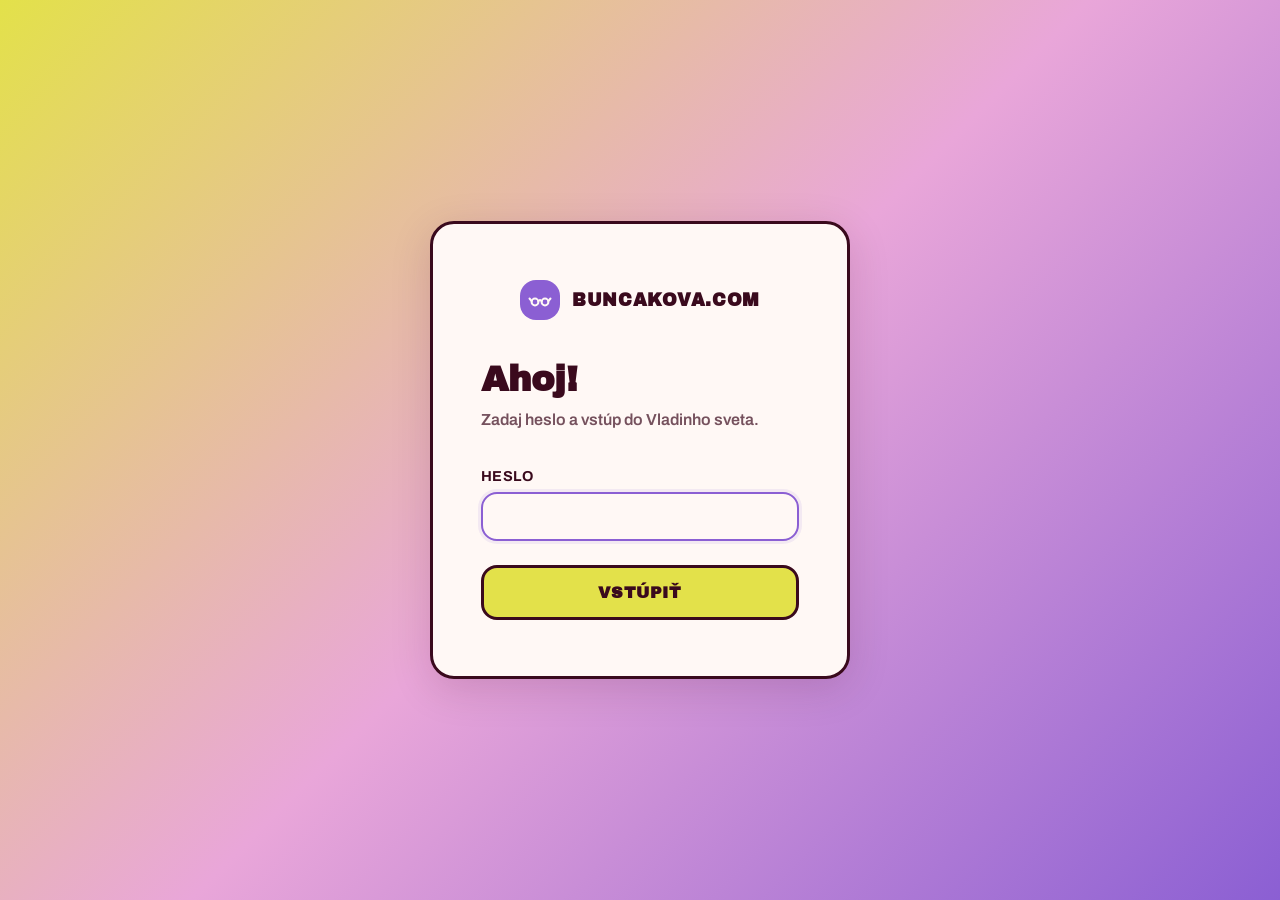
<file: index.html>
<!DOCTYPE html>
<html lang="sk">
<head>
<meta charset="UTF-8">
<meta name="viewport" content="width=device-width, initial-scale=1.0">
<title>buncakova.com</title>
<link rel="preconnect" href="https://fonts.googleapis.com">
<link rel="preconnect" href="https://fonts.gstatic.com" crossorigin>
<link href="https://fonts.googleapis.com/css2?family=Archivo+Black&family=Archivo:wght@600;700;800&display=swap" rel="stylesheet">
<link rel="stylesheet" href="styles.css">
<script>
  if (!sessionStorage.getItem("buncakova_logged")) {
    window.location.href = "login.html";
  }
</script>
</head>
<body>

<nav class="site">
  <div class="nav-inner">
    <a class="logo" href="index.html">
      <span class="mark">
        <svg viewBox="0 0 24 24" fill="none" aria-hidden="true">
          <circle cx="7" cy="14" r="3.4" stroke="var(--ink)" stroke-width="2"/>
          <circle cx="17" cy="14" r="3.4" stroke="var(--ink)" stroke-width="2"/>
          <path d="M10.4 13.2 C11.2 11.6 12.8 11.6 13.6 13.2" stroke="var(--ink)" stroke-width="2" fill="none" stroke-linecap="round"/>
          <path d="M3.6 13 L1.5 10.5" stroke="var(--ink)" stroke-width="2" fill="none" stroke-linecap="round"/>
          <path d="M20.4 13 L22.5 10.5" stroke="var(--ink)" stroke-width="2" fill="none" stroke-linecap="round"/>
        </svg>
      </span>
      buncakova.com
    </a>
    <ul class="navlinks">
      <li><a href="index.html" class="active">domov</a></li>
      <li><a href="kalendar.html">kalendár</a></li>
      <li><a href="hra.html">hra</a></li>
      <li><a href="o-mne.html">mimo dráhy</a></li>
      <li><a href="bun-cha.html">gastro zóna</a></li>
      <li><a href="horoskop.html">horoskop</a></li>
      <li><a href="kontakt.html">kontakt</a></li>
    </ul>
  </div>
</nav>

<main>
  <section class="hero">
    <div class="wrap hero-inner">
      <div>
        <div class="badge-row">
          <div class="badge">
            <svg viewBox="0 0 200 100" preserveAspectRatio="none" aria-hidden="true"><path d="M24,50 C22,20 60,8 100,10 C145,12 180,18 178,50 C176,82 140,92 100,90 C58,92 26,80 24,50 Z" fill="var(--violet-ink)"/></svg>
            <span class="on-ink">Tvoj rok</span>
          </div>
          <div class="badge">
            <svg viewBox="0 0 200 100" preserveAspectRatio="none" aria-hidden="true"><path d="M20,52 C18,24 55,6 102,8 C150,10 182,22 180,52 C178,80 148,94 100,92 C56,94 22,78 20,52 Z" fill="var(--violet)"/></svg>
            <span>Tvoje tempo</span>
          </div>
          <div class="badge">
            <svg viewBox="0 0 200 100" preserveAspectRatio="none" aria-hidden="true"><path d="M26,48 C24,18 58,10 104,8 C148,6 178,24 176,50 C174,78 142,90 98,92 C54,94 28,76 26,48 Z" fill="var(--pink)"/></svg>
            <span>Tvoj príbeh</span>
          </div>
        </div>
        <h1>Ahoj,<span class="script" style="color: var(--violet);">Vlaďa!</span></h1>
        <p class="hero-shout" id="heroShout"></p>
        <p class="hero-sub">Toto je Tvoj vlastný kút internetu — trocha prekážok, spomienok, jedla a zábavy. Enjoy!</p>
      </div>
      <div style="position:relative;">
        <div class="hero-portrait">
          <img id="heroGalleryImg" src="assets/gallery/gallery-01.jpg" alt="Vlaďa" loading="lazy">
        </div>
        <div class="hero-gallery-nav">
          <button id="heroPrev" class="hero-gallery-btn hero-gallery-prev" aria-label="Predchádzajúca fotka">‹</button>
          <div class="hero-gallery-dots" id="heroGalleryDots"></div>
          <button id="heroNext" class="hero-gallery-btn hero-gallery-next" aria-label="Ďalšia fotka">›</button>
        </div>
      </div>
    </div>

    <div class="wrap">
      <div class="countdown-row">
        <div class="cd-card pink">
          <div class="cd-label">do narodenín</div>
          <div class="cd-number-row">
            <span class="cd-number" id="cdBirthdayDays">–</span>
            <span class="cd-days-word" id="cdBirthdayWord"></span>
          </div>
          <p class="cd-sentence" id="cdBirthdaySentence"></p>
        </div>
        <div class="cd-card mustard">
          <div class="cd-label">do menín</div>
          <div class="cd-number-row">
            <span class="cd-number" id="cdNamedayDays">–</span>
            <span class="cd-days-word" id="cdNamedayWord"></span>
          </div>
          <p class="cd-sentence" id="cdNamedaySentence"></p>
        </div>
      </div>
    </div>
  </section>

  <div class="pattern-strip pat-triangles"></div>

  <div class="strip">
    <div class="wrap">
      <svg viewBox="0 0 24 24" aria-hidden="true" fill="currentColor"><path d="M12 2 L14 9 L21 9 L15.5 13.2 L17.5 20 L12 15.8 L6.5 20 L8.5 13.2 L3 9 L10 9 Z"/></svg>
      <span class="eyebrow" style="color:var(--ink);opacity:0.6">dnes má meniny</span>
      <span class="strip-name" id="todayName">Štefánia</span>
    </div>
  </div>

  <section>
    <div class="wrap">
      <div class="section-head">
        <h2>Kam ďalej</h2>
        <p>Celý web je rozdelený na podstránky — vyber si, čo ťa dnes zaujíma.</p>
      </div>
      <div class="tile-grid">
        <a class="tile tile--violet" href="kalendar.html">
          <span class="icon-mark"><svg viewBox="0 0 24 24" fill="none" stroke="currentColor" stroke-width="2"><rect x="3" y="5" width="18" height="16" rx="1"/><path d="M3 10h18M8 3v4M16 3v4"/></svg></span>
          <h3>Atletický kalendár</h3>
          <p>Preteky na Slovensku, v Česku a v Maďarsku.</p>
        </a>
        <a class="tile tile--pink" href="hra.html">
          <span class="icon-mark"><svg viewBox="0 0 24 24" fill="none" stroke="currentColor" stroke-width="2"><path d="M4 18 L8 18 L8 10 M8 18 L20 18 M14 6 v6 M11 6 h6"/></svg></span>
          <h3>Beh cez prekážky</h3>
          <p>Malá hra na rozohriatie — preskáč čo najviac prekážok.</p>
        </a>
        <a class="tile tile--orange" href="o-mne.html">
          <span class="icon-mark"><svg viewBox="0 0 24 24" fill="none" stroke="currentColor" stroke-width="2"><circle cx="12" cy="8" r="4"/><path d="M4 21c0-4 4-7 8-7s8 3 8 7"/></svg></span>
          <h3>Mimo dráhy</h3>
          <p>Archív spomienok a zážitkov + tipy navyše na zdravie a wellness.</p>
        </a>
        <a class="tile tile--mustard" href="bun-cha.html">
          <span class="icon-mark"><svg viewBox="0 0 24 24" fill="none" stroke="currentColor" stroke-width="2"><path d="M4 10c0-3 4-5 8-5s8 2 8 5"/><path d="M3 10h18l-1.5 9a2 2 0 0 1-2 2H6.5a2 2 0 0 1-2-2z"/></svg></span>
          <h3>Gastro zóna</h3>
          <p>Vege recepty a jeden reštauračný sen s manželom.</p>
        </a>
        <a class="tile tile--cream" href="horoskop.html">
          <span class="icon-mark"><svg viewBox="0 0 24 24" fill="none" stroke="currentColor" stroke-width="2"><circle cx="12" cy="12" r="9"/><path d="M12 7v5l3 3"/></svg></span>
          <h3>Horoskop</h3>
          <p>Denný horoskop pre Leva, ušitý presne na teba.</p>
        </a>
        <a class="tile tile--pink" href="kontakt.html">
          <span class="icon-mark"><svg viewBox="0 0 24 24" fill="none" stroke="currentColor" stroke-width="2"><path d="M3 7l9 6 9-6M3 7v10a2 2 0 0 0 2 2h14a2 2 0 0 0 2-2V7"/></svg></span>
          <h3>Kontakt</h3>
          <p>Napíš nám správu a zostaňme v kontakte!</p>
        </a>
      </div>
    </div>
  </section>
</main>

<footer class="site">
  <div class="wrap foot-inner">
    <a class="logo" href="index.html">
      <span class="mark">
        <svg viewBox="0 0 24 24" fill="none" aria-hidden="true">
          <circle cx="7" cy="14" r="3.4" stroke="var(--ink)" stroke-width="2"/>
          <circle cx="17" cy="14" r="3.4" stroke="var(--ink)" stroke-width="2"/>
          <path d="M10.4 13.2 C11.2 11.6 12.8 11.6 13.6 13.2" stroke="var(--ink)" stroke-width="2" fill="none" stroke-linecap="round"/>
          <path d="M3.6 13 L1.5 10.5" stroke="var(--ink)" stroke-width="2" fill="none" stroke-linecap="round"/>
          <path d="M20.4 13 L22.5 10.5" stroke="var(--ink)" stroke-width="2" fill="none" stroke-linecap="round"/>
        </svg>
      </span>
      buncakova.com
    </a>
  </div>
</footer>

<script>
(function () {
  var SLOVAK_NAMEDAYS = {
    "1-1": "Nový rok", "1-2": "Alexandra, Sandra, Karina", "1-3": "Daniela", "1-4": "Drahoslav",
    "1-5": "Andrea, Artur", "1-6": "Antónia", "1-7": "Bohuslava, Atila", "1-8": "Severín",
    "1-9": "Alexej, Alex, Alexia", "1-10": "Daša", "1-11": "Malvína", "1-12": "Ernest, Ernestína",
    "1-13": "Rastislav", "1-14": "Radovan, Radovana", "1-15": "Dobroslav, Dobroslava", "1-16": "Kristína",
    "1-17": "Nataša", "1-18": "Bohdana", "1-19": "Mário, Sára, Zara", "1-20": "Dalibor, Sebastián, Fabián",
    "1-21": "Vincent", "1-22": "Zora, Zoran, Auróra", "1-23": "Miloš", "1-24": "Timotej, Timon, Tímea",
    "1-25": "Gejza", "1-26": "Tamara", "1-27": "Bohuš", "1-28": "Alfonz", "1-29": "Gašpar",
    "1-30": "Ema", "1-31": "Emil",
    "2-1": "Tatiana, Táňa", "2-2": "Erich, Erik, Erika", "2-3": "Blažej", "2-4": "Veronika",
    "2-5": "Agáta", "2-6": "Dorota", "2-7": "Vanda", "2-8": "Zoja", "2-9": "Zdeno, Zdenko, Ronald",
    "2-10": "Gabriela", "2-11": "Dezider", "2-12": "Perla", "2-13": "Arpád", "2-14": "Valentín",
    "2-15": "Pravoslav", "2-16": "Ida, Liana", "2-17": "Miloslava", "2-18": "Jaromír, Jaromíra",
    "2-19": "Vlasta", "2-20": "Lívia, Aladár", "2-21": "Eleonóra", "2-22": "Etela",
    "2-23": "Roman, Romana", "2-24": "Matej, Matiáš, Matias", "2-25": "Frederik, Frederika",
    "2-26": "Viktor", "2-27": "Alexander", "2-28": "Zlatica", "2-29": "Radomír",
    "3-1": "Albín", "3-2": "Anežka", "3-3": "Bohumil, Bohumila", "3-4": "Kazimír", "3-5": "Fridrich",
    "3-6": "Radoslav, Radoslava", "3-7": "Tomáš", "3-8": "Alan, Alana", "3-9": "Františka",
    "3-10": "Branislav, Bronislav, Bruno", "3-11": "Angela, Angelika", "3-12": "Gregor",
    "3-13": "Vlastimil, Letícia", "3-14": "Matilda", "3-15": "Svetlana", "3-16": "Boleslav",
    "3-17": "Ľubica", "3-18": "Eduard", "3-19": "Jozef", "3-20": "Víťazoslav", "3-21": "Blahoslav",
    "3-22": "Beňadik, Benedikt", "3-23": "Adrián", "3-24": "Gabriel", "3-25": "Marián",
    "3-26": "Emanuel", "3-27": "Alena", "3-28": "Soňa", "3-29": "Miroslav", "3-30": "Vieroslava",
    "3-31": "Benjamín",
    "4-1": "Hugo", "4-2": "Zita", "4-3": "Richard", "4-4": "Izidor", "4-5": "Miroslava",
    "4-6": "Irena", "4-7": "Zoltán", "4-8": "Albert", "4-9": "Milena", "4-10": "Igor",
    "4-11": "Július", "4-12": "Estera", "4-13": "Aleš", "4-14": "Justín, Justína", "4-15": "Fedor",
    "4-16": "Dana, Danica", "4-17": "Rudolf", "4-18": "Valér", "4-19": "Jela", "4-20": "Marcel",
    "4-21": "Ervín", "4-22": "Slavomír", "4-23": "Vojtech", "4-24": "Juraj", "4-25": "Marek, Marko, Markus",
    "4-26": "Jaroslava", "4-27": "Jaroslav", "4-28": "Jarmila", "4-29": "Leo, Lea", "4-30": "Anastázia",
    "5-1": "Sviatok práce", "5-2": "Žigmund", "5-3": "Galina", "5-4": "Florián", "5-5": "Lesana, Lesia",
    "5-6": "Hermína", "5-7": "Monika", "5-8": "Ingrida", "5-9": "Roland", "5-10": "Viktória",
    "5-11": "Blažena", "5-12": "Pankrác", "5-13": "Servác", "5-14": "Bonifác", "5-15": "Žofia, Sofia",
    "5-16": "Svetozár", "5-17": "Gizela", "5-18": "Viola", "5-19": "Gertrúda", "5-20": "Bernard",
    "5-21": "Zina", "5-22": "Júlia, Juliána, Rita", "5-23": "Želmíra", "5-24": "Ela, Vanesa",
    "5-25": "Urban", "5-26": "Dušan", "5-27": "Iveta", "5-28": "Viliam", "5-29": "Vilma",
    "5-30": "Ferdinand", "5-31": "Petrana, Petronela, Nela",
    "6-1": "Žaneta", "6-2": "Oxana, Xénia", "6-3": "Karolína, Kevin", "6-4": "Lenka", "6-5": "Laura",
    "6-6": "Norbert", "6-7": "Róbert", "6-8": "Medard", "6-9": "Stanislava", "6-10": "Margaréta, Gréta",
    "6-11": "Jesika", "6-12": "Zlatko", "6-13": "Anton", "6-14": "Vasil", "6-15": "Vít",
    "6-16": "Bianka, Blanka", "6-17": "Adolf", "6-18": "Vratislav", "6-19": "Alfréd", "6-20": "Valéria",
    "6-21": "Alojz", "6-22": "Paulína, Paula, Pavla", "6-23": "Sidónia", "6-24": "Ján",
    "6-25": "Olívia, Tadeáš", "6-26": "Adriána", "6-27": "Ladislav, Ladislava", "6-28": "Beáta",
    "6-29": "Peter, Pavol, Petra", "6-30": "Melánia",
    "7-1": "Diana", "7-2": "Berta", "7-3": "Miloslav", "7-4": "Prokop", "7-5": "Cyril, Metod",
    "7-6": "Patrik, Patrícia", "7-7": "Oliver", "7-8": "Ivan", "7-9": "Lujza", "7-10": "Amália",
    "7-11": "Milota", "7-12": "Nina", "7-13": "Margita", "7-14": "Kamil, Lara", "7-15": "Henrich",
    "7-16": "Drahomír, Drahomíra", "7-17": "Bohuslav", "7-18": "Kamila", "7-19": "Šarlota, Dušana",
    "7-20": "Eliáš, Iľja, Eliána", "7-21": "Daniel", "7-22": "Magdaléna", "7-23": "Oľga",
    "7-24": "Vladimír", "7-25": "Jakub, Timur", "7-26": "Anna, Hana, Aneta", "7-27": "Božena",
    "7-28": "Krištof", "7-29": "Marta", "7-30": "Libuša", "7-31": "Ignác",
    "8-1": "Božidara", "8-2": "Gustáv", "8-3": "Jerguš", "8-4": "Dominik, Dominika", "8-5": "Hortenzia",
    "8-6": "Jozefína", "8-7": "Štefánia", "8-8": "Oskar", "8-9": "Ľubomíra", "8-10": "Vavrinec",
    "8-11": "Zuzana", "8-12": "Darina, Dárius, Dária", "8-13": "Ľubomír", "8-14": "Mojmír",
    "8-15": "Marcela", "8-16": "Leonard", "8-17": "Milica", "8-18": "Elena, Helena", "8-19": "Lýdia",
    "8-20": "Anabela, Bela", "8-21": "Jana, Johana, Noema", "8-22": "Tichomír", "8-23": "Filip",
    "8-24": "Bartolomej", "8-25": "Ľudovít", "8-26": "Samuel", "8-27": "Silvia", "8-28": "Augustín",
    "8-29": "Nikola, Nikolaj, Nikoleta", "8-30": "Ružena", "8-31": "Nora",
    "9-1": "Drahoslava", "9-2": "Linda, Rebeka", "9-3": "Belo", "9-4": "Rozália", "9-5": "Regína",
    "9-6": "Alica", "9-7": "Marianna", "9-8": "Miriama", "9-9": "Martina", "9-10": "Oleg",
    "9-11": "Bystrík", "9-12": "Mária, Mia", "9-13": "Ctibor, Tobiáš, Tobias", "9-14": "Ľudomil, Radka",
    "9-15": "Jolana", "9-16": "Ľudmila", "9-17": "Olympia, Melisa", "9-18": "Eugénia",
    "9-19": "Konštantín", "9-20": "Ľuboslav, Ľuboslava", "9-21": "Matúš", "9-22": "Móric",
    "9-23": "Zdenka", "9-24": "Ľubor, Ľuboš", "9-25": "Vladislav", "9-26": "Edita",
    "9-27": "Cyprián, Damián", "9-28": "Václav", "9-29": "Michal, Michael, Michaela", "9-30": "Jarolím",
    "10-1": "Arnold", "10-2": "Levoslav", "10-3": "Stela", "10-4": "František", "10-5": "Viera",
    "10-6": "Natália", "10-7": "Eliška, Elisa", "10-8": "Brigita", "10-9": "Dionýz",
    "10-10": "Slavomíra", "10-11": "Valentína", "10-12": "Maximilián, Maxim, Max", "10-13": "Koloman",
    "10-14": "Boris", "10-15": "Terézia, Tereza", "10-16": "Vladimíra", "10-17": "Hedviga",
    "10-18": "Lukáš", "10-19": "Kristián", "10-20": "Vendelín", "10-21": "Uršuľa", "10-22": "Sergej",
    "10-23": "Alojzia", "10-24": "Kvetoslava", "10-25": "Aurel", "10-26": "Demeter", "10-27": "Sabína",
    "10-28": "Dobromila", "10-29": "Klára, Kiara", "10-30": "Šimon, Simon, Simona", "10-31": "Aurélia",
    "11-1": "Denis, Denisa", "11-2": "Pamiatka zosnulých", "11-3": "Hubert", "11-4": "Karol",
    "11-5": "Imrich", "11-6": "Renáta", "11-7": "René", "11-8": "Bohumír", "11-9": "Teodor, Teo",
    "11-10": "Tibor", "11-11": "Martin, Maroš", "11-12": "Svätopluk, Jonáš", "11-13": "Stanislav",
    "11-14": "Irma", "11-15": "Leopold", "11-16": "Agnesa", "11-17": "Klaudia", "11-18": "Eugen",
    "11-19": "Alžbeta, Liliana", "11-20": "Félix", "11-21": "Elvíra", "11-22": "Cecília",
    "11-23": "Klement", "11-24": "Emília", "11-25": "Katarína", "11-26": "Kornel", "11-27": "Milan",
    "11-28": "Henrieta", "11-29": "Vratko", "11-30": "Andrej, Ondrej, Andreas",
    "12-1": "Edmund", "12-2": "Bibiána, Viviána", "12-3": "Oldrich", "12-4": "Barbora, Barbara",
    "12-5": "Oto", "12-6": "Mikuláš, Nikolas", "12-7": "Ambróz", "12-8": "Marína", "12-9": "Izabela",
    "12-10": "Radúz", "12-11": "Hilda", "12-12": "Otília", "12-13": "Lucia", "12-14": "Branislava, Bronislava",
    "12-15": "Ivica", "12-16": "Albína", "12-17": "Kornélia", "12-18": "Sláva, Slávka", "12-19": "Judita",
    "12-20": "Dagmara", "12-21": "Bohdan, Noel", "12-22": "Adela", "12-23": "Nadežda, Naďa",
    "12-24": "Adam, Eva", "12-25": "1. sviatok vianočný", "12-26": "Štefan", "12-27": "Filoména",
    "12-28": "Ivana, Ivona", "12-29": "Milada, Nátan", "12-30": "Dávid", "12-31": "Silvester"
  };
  function renderNameday() {
    var el = document.getElementById("todayName");
    if (!el) return;
    var now = new Date();
    var key = (now.getMonth() + 1) + "-" + now.getDate();
    el.textContent = SLOVAK_NAMEDAYS[key] || "—";
  }
  renderNameday();

  var OTHER_DAY_SHOUTS = [
    "💛 Každý deň môže byť Svetový deň — stačí, že si v ňom Ty."
  ];
  function renderHeroShout() {
    var el = document.getElementById("heroShout");
    if (!el) return;
    var now = new Date();
    if (now.getMonth() === 7 && now.getDate() === 21) {
      el.textContent = "🎉 Dnes je Svetový deň Vladi Bunčákovej! 🎂 Všetko najlepšie prajeme! 🥳";
      return;
    }
    var start = new Date(now.getFullYear(), 0, 0);
    var dayIndex = Math.floor((now - start) / (1000 * 60 * 60 * 24));
    el.textContent = OTHER_DAY_SHOUTS[dayIndex % OTHER_DAY_SHOUTS.length];
  }
  renderHeroShout();

  function nextOccurrence(month, day) {
    var now = new Date();
    var year = now.getFullYear();
    var target = new Date(year, month - 1, day, 0, 0, 0, 0);
    if (target < now) target = new Date(year + 1, month - 1, day, 0, 0, 0, 0);
    return target;
  }
  function dayWord(n) {
    if (n === 1) return "deň";
    if (n >= 2 && n <= 4) return "dni";
    return "dní";
  }
  function renderCountdown(target, daysEl, wordEl, sentenceEl, label) {
    if (!daysEl) return;
    var now = new Date();
    var diff = target - now;
    var days = Math.max(0, Math.ceil(diff / (1000 * 60 * 60 * 24)));
    var word = dayWord(days);
    daysEl.textContent = days;
    if (wordEl) wordEl.textContent = word;
    if (sentenceEl) sentenceEl.textContent = "Do Tvojich najbližších " + label + " zostáva už len " + days + " " + word + ".";
  }
  var birthdayTarget = nextOccurrence(8, 21);
  var namedayTarget = nextOccurrence(10, 16);
  function tick() {
    renderCountdown(birthdayTarget, document.getElementById("cdBirthdayDays"), document.getElementById("cdBirthdayWord"), document.getElementById("cdBirthdaySentence"), "narodenín");
    renderCountdown(namedayTarget, document.getElementById("cdNamedayDays"), document.getElementById("cdNamedayWord"), document.getElementById("cdNamedaySentence"), "menín");
  }
  tick();
  setInterval(tick, 60000);

  var GALLERY_IMAGES = Array.from({length: 46}, function(_, i) { return "assets/gallery/gallery-" + String(i+1).padStart(2, '0') + ".jpg"; });
  var currentGalleryIndex = 0;
  var galleryRotateInterval = null;

  function initHeroGallery() {
    var dotsContainer = document.getElementById("heroGalleryDots");
    if (!dotsContainer) return;

    GALLERY_IMAGES.forEach(function(_, i) {
      var dot = document.createElement("div");
      dot.className = "hero-gallery-dot" + (i === 0 ? " active" : "");
      dot.setAttribute("data-index", i);
      dot.addEventListener("click", function() {
        showGalleryImage(i);
        resetGalleryRotation();
      });
      dotsContainer.appendChild(dot);
    });

    document.getElementById("heroPrev").addEventListener("click", function() {
      currentGalleryIndex = (currentGalleryIndex - 1 + GALLERY_IMAGES.length) % GALLERY_IMAGES.length;
      showGalleryImage(currentGalleryIndex);
      resetGalleryRotation();
    });

    document.getElementById("heroNext").addEventListener("click", function() {
      currentGalleryIndex = (currentGalleryIndex + 1) % GALLERY_IMAGES.length;
      showGalleryImage(currentGalleryIndex);
      resetGalleryRotation();
    });

    startGalleryRotation();
  }

  function showGalleryImage(index) {
    var img = document.getElementById("heroGalleryImg");
    if (!img) return;
    currentGalleryIndex = index;
    img.src = GALLERY_IMAGES[index];

    document.querySelectorAll(".hero-gallery-dot").forEach(function(dot, i) {
      dot.classList.toggle("active", i === index);
    });
  }

  function startGalleryRotation() {
    if (galleryRotateInterval) clearInterval(galleryRotateInterval);
    galleryRotateInterval = setInterval(function() {
      currentGalleryIndex = (currentGalleryIndex + 1) % GALLERY_IMAGES.length;
      showGalleryImage(currentGalleryIndex);
    }, 5000);
  }

  function resetGalleryRotation() {
    startGalleryRotation();
  }

  initHeroGallery();
})();
</script>
</body>
</html>
</file>
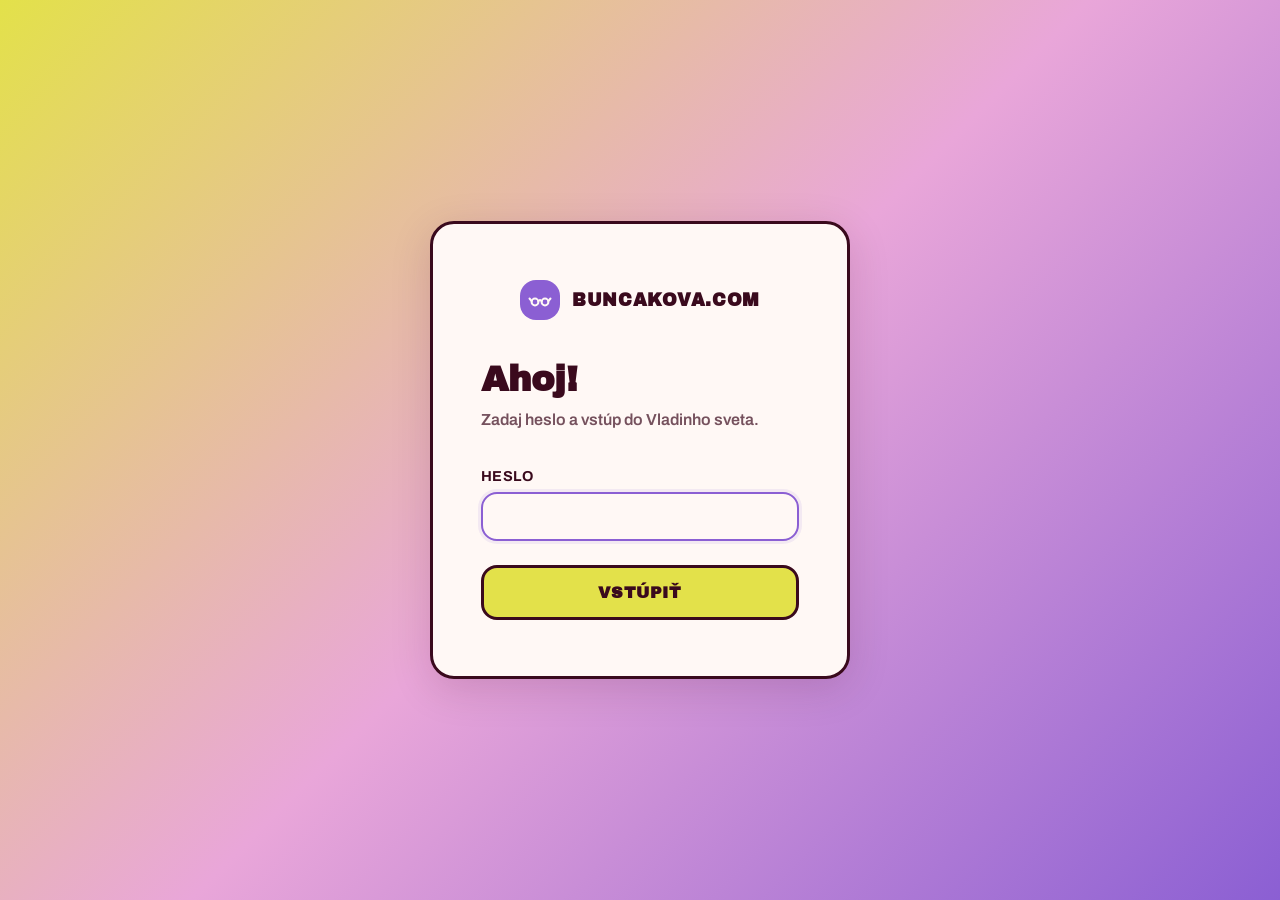
<file: bun-cha.html>
<!DOCTYPE html>
<html lang="sk">
<head>
<meta charset="UTF-8">
<meta name="viewport" content="width=device-width, initial-scale=1.0">
<title>Gastro zóna — buncakova.com</title>
<link rel="preconnect" href="https://fonts.googleapis.com">
<link rel="preconnect" href="https://fonts.gstatic.com" crossorigin>
<link href="https://fonts.googleapis.com/css2?family=Archivo+Black&family=Archivo:wght@600;700;800&display=swap" rel="stylesheet">
<link rel="stylesheet" href="styles.css">
<script src="auth.js"></script></head>
<body>

<nav class="site">
  <div class="nav-inner">
    <a class="logo" href="index.html">
      <span class="mark"><svg viewBox="0 0 24 24" fill="none" aria-hidden="true">
          <circle cx="7" cy="14" r="3.4" stroke="var(--ink)" stroke-width="2"/>
          <circle cx="17" cy="14" r="3.4" stroke="var(--ink)" stroke-width="2"/>
          <path d="M10.4 13.2 C11.2 11.6 12.8 11.6 13.6 13.2" stroke="var(--ink)" stroke-width="2" fill="none" stroke-linecap="round"/>
          <path d="M3.6 13 L1.5 10.5" stroke="var(--ink)" stroke-width="2" fill="none" stroke-linecap="round"/>
          <path d="M20.4 13 L22.5 10.5" stroke="var(--ink)" stroke-width="2" fill="none" stroke-linecap="round"/>
        </svg></span>
      buncakova.com
    </a>
    <ul class="navlinks">
      <li><a href="index.html">domov</a></li>
      <li><a href="kalendar.html">kalendár</a></li>
      <li><a href="hra.html">hra</a></li>
      <li><a href="o-mne.html">mimo dráhy</a></li>
      <li><a href="bun-cha.html" class="active">gastro zóna</a></li>
      <li><a href="horoskop.html">horoskop</a></li>
      <li><a href="kontakt.html">kontakt</a></li>
    </ul>
  </div>
</nav>

<header class="page-head band-pink">
  <div class="wrap">
    <span class="eyebrow">vege recepty · reštauračný sen</span>
    <h1>Gastro zóna</h1>
    <p>Vegetariánska hanojská mísa s rezancami — a pár ďalších receptov k tomu, plus jeden nápad na reštauráciu s manželom.</p>
  </div>
</header>

<main>
  <section>
    <div class="wrap">
      <p style="font-size:0.98rem; font-weight:700; max-width:640px;">Sú to síce Tvoje recepty — ale pokojne sa nimi môže inšpirovať aj Miško a niečo dobré Ti pripraviť! ❤️</p>
    </div>
  </section>

  <section style="padding-top:0;">
    <div class="wrap">
      <h2 class="font-safe" style="font-size:1.6rem;margin-bottom:24px;">Bún chả <span style="opacity:0.6;font-weight:600;font-size:0.6em;">(vege verzia)</span></h2>
    </div>
    <div class="wrap grid-2">
      <div class="card">
        <h2 style="font-size:1.4rem;margin-bottom:16px;">Ingrediencie <span style="color:var(--ink-soft); font-family:'Archivo',sans-serif; font-weight:600; font-size:0.7rem;">(pre 4, vege)</span></h2>
        <ul class="recipe-list">
          <li><span class="n">01</span>400 g tuhého tofu, nakrájaného na plátky</li>
          <li><span class="n">02</span>200 g hlivy ustricovej, natrhanej na kúsky</li>
          <li><span class="n">03</span>3 strúčiky cesnaku, 2 šalotky — nadrobno</li>
          <li><span class="n">04</span>3 PL sójovej omáčky, 2 PL cukru, lyžica sezamového oleja</li>
          <li><span class="n">05</span>400 g ryžových rezancov (bún)</li>
          <li><span class="n">06</span>šalát, mäta, koriander, perilla — čerstvé bylinky</li>
          <li><span class="n">07</span>1 mrkva a kúsok kaleráb-daikonu na nakladanie</li>
          <li><span class="n">08</span>2 strúčiky cesnaku, 1–2 čili, limetka — do omáčky</li>
        </ul>
      </div>
      <div class="card tint-orange">
        <h2 style="font-size:1.4rem;margin-bottom:16px;">Postup</h2>
        <ol class="steps-list">
          <li>Tofu a hlivy marinuj v cesnaku, šalotke, sójovej omáčke, cukre a sezamovom oleji aspoň 30 minút.</li>
          <li>Mrkvu a daikon nakrájaj na tenké pásiky a rýchlo nalož do sladko-kyslého nálevu.</li>
          <li>Vege nước chấm: sójová omáčka, cukor, limetka, voda, cesnak a čili — rozmiešaj do vyváženej sladko-kyslo-slanej chuti.</li>
          <li>Tofu a hlivy opeč alebo griluj na vysokej teplote, kým nedostanú karamelové okraje.</li>
          <li>Rezance krátko povar, prepláchni studenou vodou. Servíruj tofu a hlivy teplé, rezance a bylinky bokom, všetko sa mieša v miske s omáčkou.</li>
        </ol>
      </div>
    </div>
  </section>

  <section>
    <div class="wrap">
      <div class="section-head">
        <h2>Ešte pár receptov</h2>
        <p>Malá zbierka na dobré dni — vege kolozvárska, francúzske zemiaky, poriadna vajíčková nátierka a bloody mary k tomu.</p>
      </div>
      <div class="grid-2">
        <div class="card">
          <h3 style="font-size:1.2rem;margin-bottom:14px;">Vege kolozvárska</h3>
          <ul class="recipe-list" style="margin-bottom:16px;">
            <li><span class="n">01</span>500 g kyslej kapusty</li>
            <li><span class="n">02</span>150 g ryže</li>
            <li><span class="n">03</span>1 cibuľa, 200 g údeného tofu (alebo hríbov) na kockách</li>
            <li><span class="n">04</span>1 PL sladkej papriky, 200 ml kyslej smotany</li>
            <li><span class="n">05</span>soľ, čierne korenie, rasca, olej</li>
          </ul>
          <ol class="steps-list">
            <li>Kapustu prepláchni a nechaj odkvapkať.</li>
            <li>Cibuľu opraž dozlata, pridaj tofu a papriku, krátko opraž.</li>
            <li>Ryžu uvar do polovice mäkka.</li>
            <li>Vrstvi v zapekacej mise kapustu, ryžu a tofu zmes, navrch smotanu.</li>
            <li>Peč pri 180 °C asi 35–40 minút dozlata.</li>
          </ol>
        </div>
        <div class="card">
          <h3 style="font-size:1.2rem;margin-bottom:14px;">Francúzske zemiaky</h3>
          <ul class="recipe-list" style="margin-bottom:16px;">
            <li><span class="n">01</span>1 kg zemiakov</li>
            <li><span class="n">02</span>6 vajec natvrdo</li>
            <li><span class="n">03</span>1 cibuľa</li>
            <li><span class="n">04</span>200 ml kyslej smotany + trocha majonézy</li>
            <li><span class="n">05</span>100 g strúhaného syra, maslo, soľ, korenie</li>
          </ul>
          <ol class="steps-list">
            <li>Zemiaky uvar v šupke, nechaj vychladnúť a olúp.</li>
            <li>Zemiaky, vajcia a cibuľu nakrájaj na tenké plátky.</li>
            <li>Vo vymastenej forme vrstvi zemiaky, vajcia, cibuľu, smotanu, soľ a korenie — opakuj.</li>
            <li>Navrch zvyšnú smotanu a syr.</li>
            <li>Peč pri 190 °C asi 30 minút do zlatista.</li>
          </ol>
        </div>
        <div class="card">
          <h3 style="font-size:1.2rem;margin-bottom:14px;">Parádna vajíčková nátierka</h3>
          <ul class="recipe-list" style="margin-bottom:16px;">
            <li><span class="n">01</span>6 vajec natvrdo</li>
            <li><span class="n">02</span>2 PL masla (izbová teplota)</li>
            <li><span class="n">03</span>2 PL majonézy, 1 lyžička horčice</li>
            <li><span class="n">04</span>pažítka, soľ, čierne korenie, štipka papriky</li>
          </ul>
          <ol class="steps-list">
            <li>Vajcia najemno posekaj alebo prelis cez vidličku.</li>
            <li>Maslo vymiešaj s majonézou a horčicou do hladka.</li>
            <li>Primiešaj vajcia, pažítku a korenie, dochuť soľou.</li>
            <li>Nechaj aspoň hodinu v chlade, nech sa chute spoja.</li>
          </ol>
        </div>
        <div class="card">
          <h3 style="font-size:1.2rem;margin-bottom:14px;">Bloody Mary</h3>
          <ul class="recipe-list" style="margin-bottom:16px;">
            <li><span class="n">01</span>5 cl vodky</li>
            <li><span class="n">02</span>10 cl paradajkovej šťavy</li>
            <li><span class="n">03</span>pár kvapiek vege Worcestrovej omáčky a Tabasca</li>
            <li><span class="n">04</span>šťava z ½ citróna, zelerová soľ, korenie</li>
            <li><span class="n">05</span>ľad, stopka zeleru na ozdobu</li>
          </ul>
          <ol class="steps-list">
            <li>Do vysokého pohára s ľadom nalej vodku a paradajkovú šťavu.</li>
            <li>Pridaj Worcester, Tabasco, citrónovú šťavu, zelerovú soľ a korenie.</li>
            <li>Premiešaj, ozdob stopkou zeleru a podávaj hneď.</li>
          </ol>
        </div>
      </div>
    </div>
  </section>

  <section>
    <div class="wrap">
      <div class="section-head">
        <h2>Reštauračný sen<span class="tag-demo">nápady</span></h2>
        <p>Keby ste si raz s manželom Miškom naozaj otvorili vlastnú reštauráciu — tu sú tri mená na skúšku.</p>
      </div>
      <div class="grid-3">
        <div class="card tint-pink">
          <h3 class="keep-case font-safe" style="font-size:1.15rem;">Chả & Chill</h3>
          <p style="opacity:0.82; font-size:0.92rem; margin-top:8px;">Grilovaný dym, uvoľnená terasa, žiadny stres — presne váš štýl.</p>
        </div>
        <div class="card tint-violet">
          <h3 style="font-size:1.15rem;">Bún & Bunček</h3>
          <p style="opacity:0.82; font-size:0.92rem; margin-top:8px;">Pun na vaše priezvisko, ktorý si nikto nebude vedieť vyhnať z hlavy.</p>
        </div>
        <div class="card tint-orange">
          <h3 style="font-size:1.15rem;">Dvaja pri grile</h3>
          <p style="opacity:0.82; font-size:0.92rem; margin-top:8px;">Jednoduché, osobné, o vás dvoch — priestor pre vaše mená v podtitule.</p>
        </div>
      </div>
    </div>
  </section>
</main>

<div class="pattern-strip pat-bars"></div>

<footer class="site">
  <div class="wrap foot-inner">
    <a class="logo" href="index.html">
      <span class="mark"><svg viewBox="0 0 24 24" fill="none" aria-hidden="true">
          <circle cx="7" cy="14" r="3.4" stroke="var(--ink)" stroke-width="2"/>
          <circle cx="17" cy="14" r="3.4" stroke="var(--ink)" stroke-width="2"/>
          <path d="M10.4 13.2 C11.2 11.6 12.8 11.6 13.6 13.2" stroke="var(--ink)" stroke-width="2" fill="none" stroke-linecap="round"/>
          <path d="M3.6 13 L1.5 10.5" stroke="var(--ink)" stroke-width="2" fill="none" stroke-linecap="round"/>
          <path d="M20.4 13 L22.5 10.5" stroke="var(--ink)" stroke-width="2" fill="none" stroke-linecap="round"/>
        </svg></span>
      buncakova.com
    </a>
    
  </div>
</footer>

</body>
</html>
</file>
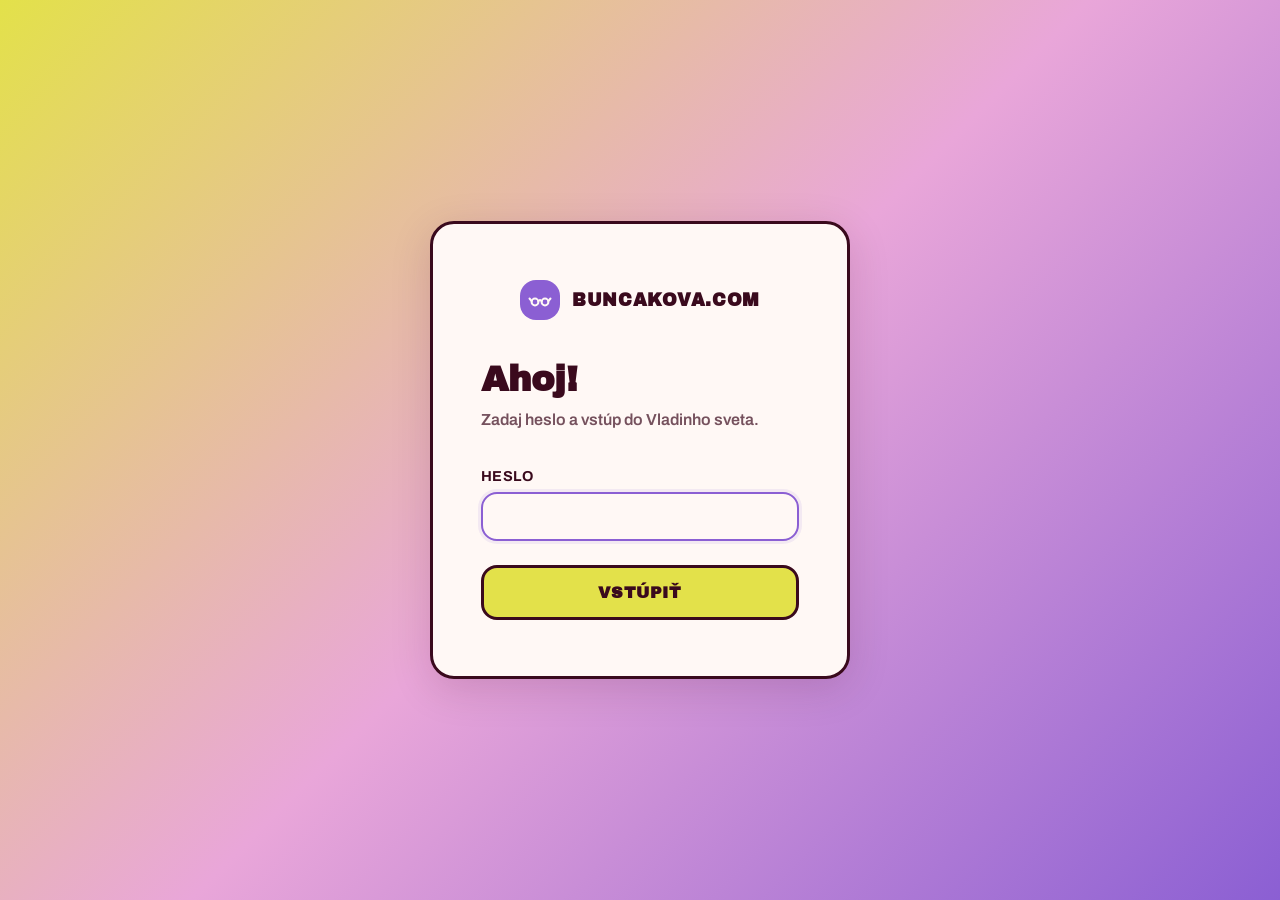
<file: horoskop.html>
<!DOCTYPE html>
<html lang="sk">
<head>
<meta charset="UTF-8">
<meta name="viewport" content="width=device-width, initial-scale=1.0">
<title>Horoskop — buncakova.com</title>
<link rel="preconnect" href="https://fonts.googleapis.com">
<link rel="preconnect" href="https://fonts.gstatic.com" crossorigin>
<link href="https://fonts.googleapis.com/css2?family=Archivo+Black&family=Archivo:wght@600;700;800&display=swap" rel="stylesheet">
<link rel="stylesheet" href="styles.css">
<script src="auth.js"></script><style>
  .horo-card{max-width:640px;margin:0 auto;text-align:center;}
  .horo-sign{font-size:2.6rem;line-height:1;margin-bottom:6px;}
  .horo-date{font-size:0.8rem;color:var(--ink-soft);margin-bottom:22px;font-weight:800;text-transform:uppercase;letter-spacing:0.08em;}
  .horo-text{font-weight:700;font-size:1.3rem;line-height:1.5;color:var(--violet-ink);}
  .horo-lines{margin-top:26px;display:flex;flex-direction:column;gap:12px;text-align:left;}
  .horo-line{display:flex;gap:12px;font-size:0.98rem;font-weight:600;}
  .horo-line .tag{flex:none;font-weight:800;font-size:0.72rem;letter-spacing:0.08em;text-transform:uppercase;color:var(--violet-ink);width:5.2em;}
</style>
</head>
<body>

<nav class="site">
  <div class="nav-inner">
    <a class="logo" href="index.html">
      <span class="mark"><svg viewBox="0 0 24 24" fill="none" aria-hidden="true">
          <circle cx="7" cy="14" r="3.4" stroke="var(--ink)" stroke-width="2"/>
          <circle cx="17" cy="14" r="3.4" stroke="var(--ink)" stroke-width="2"/>
          <path d="M10.4 13.2 C11.2 11.6 12.8 11.6 13.6 13.2" stroke="var(--ink)" stroke-width="2" fill="none" stroke-linecap="round"/>
          <path d="M3.6 13 L1.5 10.5" stroke="var(--ink)" stroke-width="2" fill="none" stroke-linecap="round"/>
          <path d="M20.4 13 L22.5 10.5" stroke="var(--ink)" stroke-width="2" fill="none" stroke-linecap="round"/>
        </svg></span>
      buncakova.com
    </a>
    <ul class="navlinks">
      <li><a href="index.html">domov</a></li>
      <li><a href="kalendar.html">kalendár</a></li>
      <li><a href="hra.html">hra</a></li>
      <li><a href="o-mne.html">mimo dráhy</a></li>
      <li><a href="bun-cha.html">gastro zóna</a></li>
      <li><a href="horoskop.html" class="active">horoskop</a></li>
      <li><a href="kontakt.html">kontakt</a></li>
    </ul>
  </div>
</nav>

<header class="page-head band-violet">
  <div class="wrap">
    <span class="eyebrow">denný horoskop</span>
    <h1>Presne pre teba</h1>
    <p>Nie generický horoskop z internetu — práca, peniaze, zdravie a láska, ušité presne na Leva.</p>
  </div>
</header>

<main>
  <section>
    <div class="wrap">
      <div class="card horo-card">
        <div class="horo-sign">♌</div>
        <div class="horo-date" id="horoDate">Lev — dnes</div>
        <p class="horo-text" id="horoMain">…</p>
        <div class="horo-lines">
          <div class="horo-line"><span class="tag">práca</span><span id="horoWork"></span></div>
          <div class="horo-line"><span class="tag">peniaze</span><span id="horoMoney"></span></div>
          <div class="horo-line"><span class="tag">zdravie</span><span id="horoHealth"></span></div>
          <div class="horo-line"><span class="tag">láska</span><span id="horoLove"></span></div>
        </div>
      </div>
    </div>
  </section>
</main>

<footer class="site">
  <div class="wrap foot-inner">
    <a class="logo" href="index.html">
      <span class="mark"><svg viewBox="0 0 24 24" fill="none" aria-hidden="true">
          <circle cx="7" cy="14" r="3.4" stroke="var(--ink)" stroke-width="2"/>
          <circle cx="17" cy="14" r="3.4" stroke="var(--ink)" stroke-width="2"/>
          <path d="M10.4 13.2 C11.2 11.6 12.8 11.6 13.6 13.2" stroke="var(--ink)" stroke-width="2" fill="none" stroke-linecap="round"/>
          <path d="M3.6 13 L1.5 10.5" stroke="var(--ink)" stroke-width="2" fill="none" stroke-linecap="round"/>
          <path d="M20.4 13 L22.5 10.5" stroke="var(--ink)" stroke-width="2" fill="none" stroke-linecap="round"/>
        </svg></span>
      buncakova.com
    </a>
    
  </div>
</footer>

<script>
(function () {
  var MAIN = [
    "Dnes ťa vesmír posúva dopredu — aj keď to bude vyzerať ako obyčajný utorok.",
    "Lev v tebe si dnes zaslúži pódium, aj keby to bolo len pódium vo vlastnej kuchyni.",
    "Hviezdy hovoria: netreba dnes preskočiť nič, čo sa dá pokojne obísť.",
    "Dnešný deň patrí tebe — zvyšok sveta sa len pridá.",
    "Energia dňa je vysoká, trpezlivosť o trochu nižšia. Rátaj s tým.",
    "Dnes je dobrý deň na to, aby si niečo dokončila — hoci by to mala byť len kapitola knihy.",
    "Vesmír ti dnes odporúča ísť si za svojím tempom, nie za tempom druhých.",
    "Malý znak zhora: dnes sa oplatí povedať áno aspoň jednej dobrej ponuke.",
    "Dnes máš náladu na víťazstvá — aj tie malé sa počítajú.",
    "Hviezdy sú na tvojej strane, aj keby to ráno nevyzeralo tak."
  ];
  var WORK = [
    "dnes dokončíš niečo, čo odkladáš už týždeň — a bude to jednoduchšie, než si myslela.",
    "šéfovský pohľad zhora ti dnes praje, aj keď to nepovie nahlas.",
    "jedna e-mailová vojna sa dnes skončí v tvoj prospech.",
    "netreba dnes riešiť všetko — vyber si tri veci a zvyšok nechaj na zajtra.",
    "dnešný deň odmení trpezlivosť viac než rýchlosť.",
    "kolega, ktorému si pomohla minule, si to dnes bude pamätať.",
    "malý nápad, ktorý ťa napadol pod sprchou, sa dnes oplatí povedať nahlas.",
    "dnes je dobrý deň prestať kontrolovať mail po siedmej."
  ];
  var MONEY = [
    "drobný výdavok dnes premeníš na dobré rozhodnutie.",
    "faktúra, na ktorú čakáš, dnes konečne príde.",
    "dnes nie je deň na veľké nákupy — zajtra možno áno.",
    "niekto ti dnes vráti niečo, na čo si už zabudla.",
    "sporiaci účet ti dnes potichu ďakuje za včerajšie rozhodnutie.",
    "dobrá investícia dnes vyzerá nudne — a to je dobre.",
    "zľava, na ktorú dnes narazíš, naozaj stojí za to.",
    "peniaze dnes tečú pokojne, žiadne veľké vlny."
  ];
  var HEALTH = [
    "telo si dnes pýta viac vody než kávy.",
    "krátka prechádzka dnes urobí viac než ďalšia hodina za stolom.",
    "dnes je dobrý deň ísť spať o hodinu skôr, než plánuješ.",
    "chrbát ti dnes pripomína, že strečing nie je len pre iných.",
    "obed dnes nevynechávaj, aj keby si mala pocit, že nemáš čas.",
    "hlboký nádych teraz urobí viac než ešte jedna vec na zozname úloh.",
    "telo ti dnes odpúšťa málo — počúvaj ho o niečo viac.",
    "dnešný deň si pýta menej kávy a viac poriadneho jedla."
  ];
  var LOVE = [
    "dnes je dobrý deň povedať nahlas, čo si necháva pre seba.",
    "malé gesto dnes znamená viac než veľké slová.",
    "niekto na teba dnes myslí častejšie, než tušíš.",
    "dnešný večer si pýta menej telefónu a viac pozerania si do očí.",
    "hviezdy dnes radia skúsiť niečo nové — pokojne aj v spálni. Napríklad pozícia Lotos 😉",
    "objatie dnes vydrží dlhšie, než plánuješ — nechaj ho.",
    "dnešný deň praje spontánnosti — aj tej večernej.",
    "hviezdy dnes šepkajú jedno slovo: Kolíska 😉 (áno, aj tá z kamasútry).",
    "láska sa dnes neschováva za výhovorky o čase.",
    "dnešná energia je nabitá — využi ju aj mimo bežeckej dráhy 😉 skús napríklad pozíciu Motýľ."
  ];

  function dayIndex() {
    var now = new Date();
    var start = new Date(now.getFullYear(), 0, 0);
    var diff = now - start;
    return Math.floor(diff / (1000 * 60 * 60 * 24));
  }
  function pick(arr, offset) {
    var i = (dayIndex() + offset) % arr.length;
    return arr[i];
  }

  document.getElementById("horoMain").textContent = pick(MAIN, 0);
  document.getElementById("horoWork").textContent = pick(WORK, 3);
  document.getElementById("horoMoney").textContent = pick(MONEY, 5);
  document.getElementById("horoHealth").textContent = pick(HEALTH, 7);
  document.getElementById("horoLove").textContent = pick(LOVE, 2);

  var opts = { day: "numeric", month: "long" };
  document.getElementById("horoDate").textContent =
    "Lev — " + new Date().toLocaleDateString("sk-SK", opts);
})();
</script>
</body>
</html>
</file>
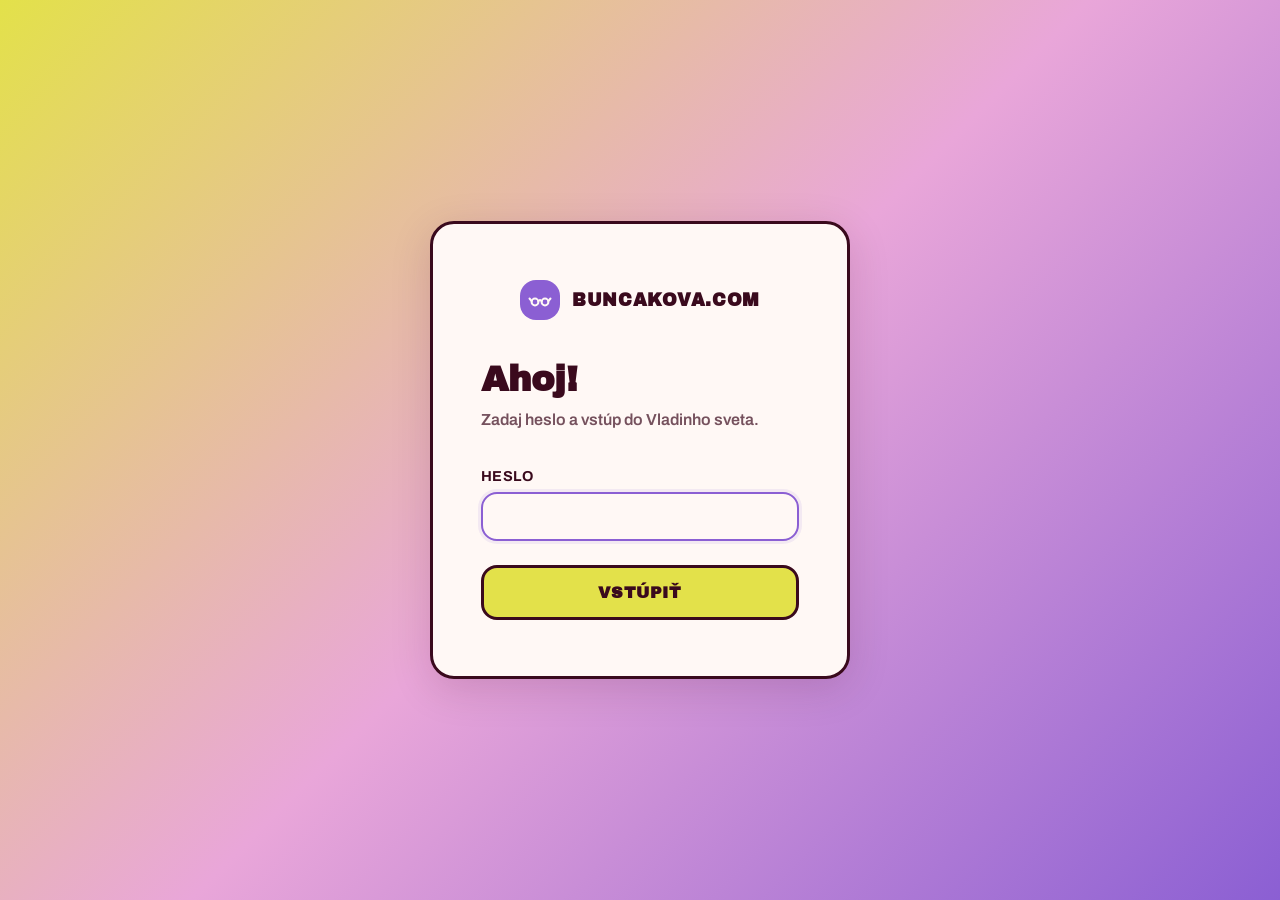
<file: hra.html>
<!DOCTYPE html>
<html lang="sk">
<head>
<meta charset="UTF-8">
<meta name="viewport" content="width=device-width, initial-scale=1.0">
<title>Beh cez prekážky — buncakova.com</title>
<link rel="preconnect" href="https://fonts.googleapis.com">
<link rel="preconnect" href="https://fonts.gstatic.com" crossorigin>
<link href="https://fonts.googleapis.com/css2?family=Archivo+Black&family=Archivo:wght@600;700;800&display=swap" rel="stylesheet">
<link rel="stylesheet" href="styles.css">
<script src="auth.js"></script><style>
  .stage{
    position:relative;height:220px;background:var(--pink);
    border:3px solid var(--ink);overflow:hidden;margin-bottom:22px;cursor:pointer;
    touch-action:manipulation;
  }
  .stage:focus-visible{outline:3px solid var(--violet-ink);outline-offset:2px;}
  .ground{position:absolute;left:0;right:0;bottom:38px;height:0;border-top:3px dashed rgba(58,10,29,0.35);}
  .runner2{position:absolute;left:60px;bottom:38px;width:38px;height:50px;will-change:transform;}
  .runner2 svg{width:100%;height:100%;}
  .hurdle2{position:absolute;bottom:38px;width:32px;height:28px;}
  .hurdle2 .leg{position:absolute;bottom:0;width:3px;height:18px;background:var(--ink);border-radius:1px;}
  .hurdle2 .leg:first-of-type{left:0px;}
  .hurdle2 .leg:last-of-type{left:29px;}
  .hurdle2 .bar{position:absolute;top:0;left:4px;width:24px;height:10px;background:var(--ink);border-radius:3px;opacity:0.8;}
  .hud{position:absolute;top:16px;right:20px;font-family:'Archivo Black','Arial Black',sans-serif;font-size:1.6rem;color:var(--ink);font-variant-numeric:tabular-nums;}
  .overlay{
    position:absolute;inset:0;display:flex;flex-direction:column;align-items:center;justify-content:center;gap:12px;
    background:rgba(58,10,29,0.62);color:#fff;text-align:center;padding:20px;
  }
  .overlay h2{color:#fff;font-size:1.6rem;text-transform:uppercase;font-family:'Archivo Black','Arial Black',sans-serif;}
  .overlay p{margin:0;color:rgba(255,255,255,0.85);font-size:0.95rem;font-weight:600;}
  .overlay button{
    background:var(--orange);color:var(--ink);border:3px solid #fff;
    padding:12px 26px;font-weight:800;font-size:0.95rem;font-family:'Archivo',sans-serif;
    text-transform:uppercase;letter-spacing:0.03em;cursor:pointer;
    border-radius:28px 6px 28px 6px;
  }
  .hint{font-size:0.85rem;color:var(--ink-soft);margin-top:4px;font-weight:600;}
</style>
</head>
<body>

<nav class="site">
  <div class="nav-inner">
    <a class="logo" href="index.html">
      <span class="mark"><svg viewBox="0 0 24 24" fill="none" aria-hidden="true">
          <circle cx="7" cy="14" r="3.4" stroke="var(--ink)" stroke-width="2"/>
          <circle cx="17" cy="14" r="3.4" stroke="var(--ink)" stroke-width="2"/>
          <path d="M10.4 13.2 C11.2 11.6 12.8 11.6 13.6 13.2" stroke="var(--ink)" stroke-width="2" fill="none" stroke-linecap="round"/>
          <path d="M3.6 13 L1.5 10.5" stroke="var(--ink)" stroke-width="2" fill="none" stroke-linecap="round"/>
          <path d="M20.4 13 L22.5 10.5" stroke="var(--ink)" stroke-width="2" fill="none" stroke-linecap="round"/>
        </svg></span>
      buncakova.com
    </a>
    <ul class="navlinks">
      <li><a href="index.html">domov</a></li>
      <li><a href="kalendar.html">kalendár</a></li>
      <li><a href="hra.html" class="active">hra</a></li>
      <li><a href="o-mne.html">mimo dráhy</a></li>
      <li><a href="bun-cha.html">gastro zóna</a></li>
      <li><a href="horoskop.html">horoskop</a></li>
      <li><a href="kontakt.html">kontakt</a></li>
    </ul>
  </div>
</nav>

<header class="page-head band-mustard">
  <div class="wrap">
    <span class="eyebrow">mini hra</span>
    <h1>Beh cez prekážky</h1>
    <p>Preskáč čo najviac prekážok. Medzerník / šípka nahor / ťuknutie = skok.</p>
  </div>
</header>

<main>
  <section>
    <div class="wrap">
      <div class="stage" id="stage" tabindex="0" role="button" aria-label="Skoč">
        <div class="ground"></div>
        <div class="runner2" id="runner">
          <svg viewBox="0 0 34 44" fill="none"><circle cx="20" cy="7" r="5" fill="var(--paper)"/><path d="M18 12 L16 24 L9 30 M16 24 L24 27 L27 20 M16 18 L26 15" stroke="var(--paper)" stroke-width="3.4" fill="none" stroke-linecap="round" stroke-linejoin="round"/><path d="M9 30 L5 38 M27 20 L31 14" stroke="var(--ink)" stroke-width="3.4" stroke-linecap="round"/></svg>
        </div>
        <div class="hud"><span id="score">0</span></div>
        <div class="overlay" id="overlay">
          <h2>Beh cez prekážky</h2>
          <p>Medzerník, šípka nahor alebo klik = skok.</p>
          <button id="startBtn">Štart</button>
        </div>
      </div>
      <p class="hint" id="hint"></p>
    </div>
  </section>
</main>

<footer class="site">
  <div class="wrap foot-inner">
    <a class="logo" href="index.html">
      <span class="mark"><svg viewBox="0 0 24 24" fill="none" aria-hidden="true">
          <circle cx="7" cy="14" r="3.4" stroke="var(--ink)" stroke-width="2"/>
          <circle cx="17" cy="14" r="3.4" stroke="var(--ink)" stroke-width="2"/>
          <path d="M10.4 13.2 C11.2 11.6 12.8 11.6 13.6 13.2" stroke="var(--ink)" stroke-width="2" fill="none" stroke-linecap="round"/>
          <path d="M3.6 13 L1.5 10.5" stroke="var(--ink)" stroke-width="2" fill="none" stroke-linecap="round"/>
          <path d="M20.4 13 L22.5 10.5" stroke="var(--ink)" stroke-width="2" fill="none" stroke-linecap="round"/>
        </svg></span>
      buncakova.com
    </a>
  </div>
</footer>

<script>
(function () {
  var stage = document.getElementById("stage");
  var runner = document.getElementById("runner");
  var overlay = document.getElementById("overlay");
  var scoreEl = document.getElementById("score");
  var startBtn = document.getElementById("startBtn");
  var hint = document.getElementById("hint");

  var GROUND = 38, RUNNER_X = 60, RUNNER_W = 38, RUNNER_H = 50;
  var HURDLE_W = 14, HURDLE_H = 50;
  var JUMP_DURATION = 620, JUMP_HEIGHT = 78;

  var running = false;
  var score = 0;
  var speed = 0.16;
  var hurdles = [];
  var lastSpawn = 0;
  var spawnGap = 1400;
  var isJumping = false;
  var jumpStart = 0;
  var rafId = null;
  var lastTime = null;
  var bestScore = 0;

  function stageWidth() {
    return stage.clientWidth;
  }

  function reset() {
    hurdles.forEach(function (h) { h.el.remove(); });
    hurdles = [];
    score = 0;
    speed = 0.16;
    spawnGap = 1400;
    lastSpawn = 0;
    isJumping = false;
    runner.style.transform = "translateY(0px)";
    scoreEl.textContent = "0";
  }

  function jump() {
    if (isJumping || !running) return;
    isJumping = true;
    jumpStart = performance.now();
  }

  function updateJump(now) {
    if (!isJumping) return 0;
    var t = now - jumpStart;
    if (t >= JUMP_DURATION) {
      isJumping = false;
      return 0;
    }
    var progress = t / JUMP_DURATION;
    var y = Math.sin(progress * Math.PI) * JUMP_HEIGHT;
    return y;
  }

  function spawnHurdle() {
    var el = document.createElement("div");
    el.className = "hurdle2";
    el.innerHTML = '<span class="leg"></span><span class="leg"></span><span class="bar"></span>';
    stage.appendChild(el);
    hurdles.push({ el: el, x: stageWidth() + 10, passed: false });
  }

  function endGame() {
    running = false;
    cancelAnimationFrame(rafId);
    if (score > bestScore) bestScore = score;
    overlay.innerHTML =
      '<h2>Koniec — ' + score + ' prekážok</h2>' +
      '<p>' + (bestScore > 0 ? "Najlepšie skóre: " + bestScore : "") + '</p>' +
      '<button id="startBtn">Skúsiť znova</button>';
    overlay.style.display = "flex";
    document.getElementById("startBtn").addEventListener("click", startGame);
  }

  function startGame() {
    reset();
    overlay.style.display = "none";
    running = true;
    lastTime = null;
    rafId = requestAnimationFrame(loop);
  }

  function loop(now) {
    if (!running) return;
    if (lastTime === null) lastTime = now;
    var dt = now - lastTime;
    lastTime = now;

    speed += dt * 0.000006;
    spawnGap = Math.max(750, 1400 - speed * 2200);

    lastSpawn += dt;
    if (lastSpawn > spawnGap) {
      spawnHurdle();
      lastSpawn = 0;
    }

    var jumpY = updateJump(now);
    runner.style.transform = "translateY(-" + jumpY + "px)";

    var runnerBottom = GROUND + jumpY;
    var collided = false;

    for (var i = hurdles.length - 1; i >= 0; i--) {
      var h = hurdles[i];
      h.x -= speed * dt;
      h.el.style.left = h.x + "px";

      var overlapX = (h.x < RUNNER_X + RUNNER_W) && (h.x + HURDLE_W > RUNNER_X);
      if (overlapX && runnerBottom < HURDLE_H - 6) {
        collided = true;
      }
      if (!h.passed && h.x + HURDLE_W < RUNNER_X) {
        h.passed = true;
        score += 1;
        scoreEl.textContent = String(score);
      }
      if (h.x < -40) {
        h.el.remove();
        hurdles.splice(i, 1);
      }
    }

    if (collided) {
      endGame();
      return;
    }
    rafId = requestAnimationFrame(loop);
  }

  startBtn.addEventListener("click", startGame);
  stage.addEventListener("click", function () {
    if (!running) return;
    jump();
  });
  stage.addEventListener("keydown", function (e) {
    if (e.code === "Space" || e.code === "ArrowUp") {
      e.preventDefault();
      if (!running) { startGame(); } else { jump(); }
    }
  });
  document.addEventListener("keydown", function (e) {
    if ((e.code === "Space" || e.code === "ArrowUp") && document.activeElement !== stage) {
      e.preventDefault();
      if (!running) { startGame(); } else { jump(); }
    }
  });

  if (window.matchMedia && window.matchMedia("(prefers-reduced-motion: reduce)").matches) {
    hint.textContent = "Tvoj systém preferuje menej pohybu — hra stále používa nutný pohyb prekážok, keďže je to jej jadro.";
  }
})();
</script>
</body>
</html>
</file>
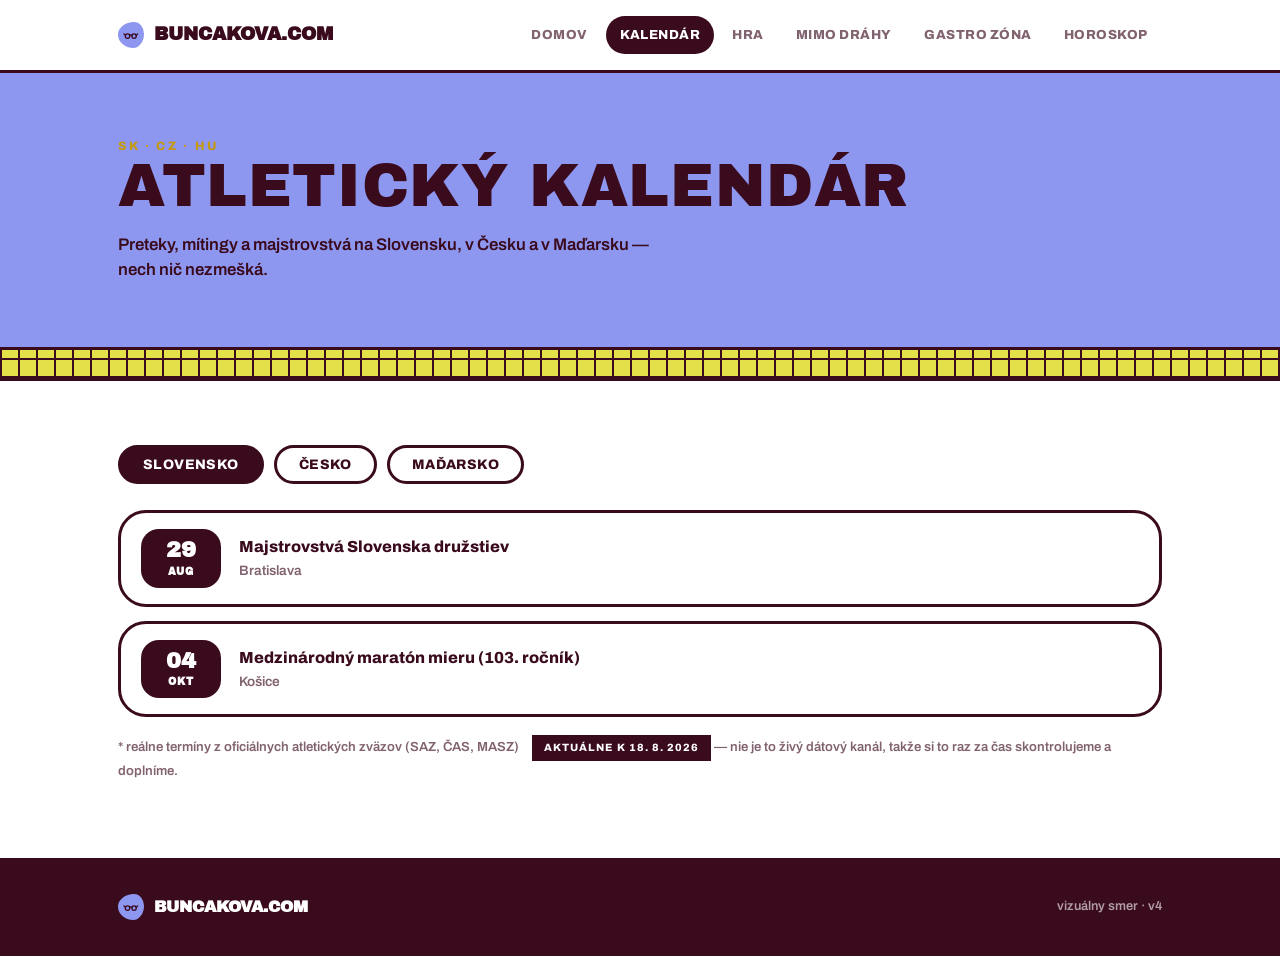
<file: kalendar.html>
<!DOCTYPE html>
<html lang="sk">
<head>
<meta charset="UTF-8">
<meta name="viewport" content="width=device-width, initial-scale=1.0">
<title>Atletický kalendár — buncakova.com</title>
<link rel="preconnect" href="https://fonts.googleapis.com">
<link rel="preconnect" href="https://fonts.gstatic.com" crossorigin>
<link href="https://fonts.googleapis.com/css2?family=Archivo+Black&family=Archivo:wght@600;700;800&display=swap" rel="stylesheet">
<link rel="stylesheet" href="styles.css">
</head>
<body>

<nav class="site">
  <div class="nav-inner">
    <a class="logo" href="index.html">
      <span class="mark"><svg viewBox="0 0 24 24" fill="none" aria-hidden="true">
          <circle cx="7" cy="14" r="3.4" stroke="var(--ink)" stroke-width="2"/>
          <circle cx="17" cy="14" r="3.4" stroke="var(--ink)" stroke-width="2"/>
          <path d="M10.4 13.2 C11.2 11.6 12.8 11.6 13.6 13.2" stroke="var(--ink)" stroke-width="2" fill="none" stroke-linecap="round"/>
          <path d="M3.6 13 L1.5 10.5" stroke="var(--ink)" stroke-width="2" fill="none" stroke-linecap="round"/>
          <path d="M20.4 13 L22.5 10.5" stroke="var(--ink)" stroke-width="2" fill="none" stroke-linecap="round"/>
        </svg></span>
      buncakova.com
    </a>
    <ul class="navlinks">
      <li><a href="index.html">domov</a></li>
      <li><a href="kalendar.html" class="active">kalendár</a></li>
      <li><a href="hra.html">hra</a></li>
      <li><a href="o-mne.html">mimo dráhy</a></li>
      <li><a href="bun-cha.html">gastro zóna</a></li>
      <li><a href="horoskop.html">horoskop</a></li>
    </ul>
  </div>
</nav>

<header class="page-head band-violet">
  <div class="wrap">
    <span class="eyebrow">SK · CZ · HU</span>
    <h1>Atletický kalendár</h1>
    <p>Preteky, mítingy a majstrovstvá na Slovensku, v Česku a v Maďarsku — nech nič nezmešká.</p>
  </div>
</header>
<div class="pattern-strip pat-grid"></div>

<main>
  <section>
    <div class="wrap">
      <div class="tabs" role="tablist" aria-label="Krajina">
        <button class="tab" role="tab" aria-selected="true" data-country="sk">Slovensko</button>
        <button class="tab" role="tab" aria-selected="false" data-country="cz">Česko</button>
        <button class="tab" role="tab" aria-selected="false" data-country="hu">Maďarsko</button>
      </div>
      <div class="event-list" id="eventList"></div>
      <p class="cal-caption">* reálne termíny z oficiálnych atletických zväzov (SAZ, ČAS, MASZ) <span class="tag-demo">aktuálne k 18. 8. 2026</span> — nie je to živý dátový kanál, takže si to raz za čas skontrolujeme a doplníme.</p>
    </div>
  </section>
</main>

<footer class="site">
  <div class="wrap foot-inner">
    <a class="logo" href="index.html">
      <span class="mark"><svg viewBox="0 0 24 24" fill="none" aria-hidden="true">
          <circle cx="7" cy="14" r="3.4" stroke="var(--ink)" stroke-width="2"/>
          <circle cx="17" cy="14" r="3.4" stroke="var(--ink)" stroke-width="2"/>
          <path d="M10.4 13.2 C11.2 11.6 12.8 11.6 13.6 13.2" stroke="var(--ink)" stroke-width="2" fill="none" stroke-linecap="round"/>
          <path d="M3.6 13 L1.5 10.5" stroke="var(--ink)" stroke-width="2" fill="none" stroke-linecap="round"/>
          <path d="M20.4 13 L22.5 10.5" stroke="var(--ink)" stroke-width="2" fill="none" stroke-linecap="round"/>
        </svg></span>
      buncakova.com
    </a>
    <span class="foot-note">vizuálny smer · v4</span>
  </div>
</footer>

<script>
(function () {
  var events = {
    sk: [
      { d: "29", m: "AUG", name: "Majstrovstvá Slovenska družstiev", place: "Bratislava" },
      { d: "04", m: "OKT", name: "Medzinárodný maratón mieru (103. ročník)", place: "Košice" }
    ],
    cz: [
      { d: "29", m: "AUG", name: "Mistrovství ČR U22 v atletice", place: "Tábor" },
      { d: "05", m: "SEP", name: "Mistrovství ČR družstev", place: "Karlovy Vary" }
    ],
    hu: [
      { d: "11", m: "SEP", name: "World Athletics Ultimate Championship", place: "Budapešť" }
    ]
  };
  var listEl = document.getElementById("eventList");
  var tabs = document.querySelectorAll(".tab");
  function renderEvents(country) {
    listEl.innerHTML = "";
    events[country].forEach(function (ev) {
      var row = document.createElement("div");
      row.className = "event";
      row.innerHTML =
        '<div class="event-date"><span class="d">' + ev.d + '</span><span class="m">' + ev.m + '</span></div>' +
        '<div><div class="event-name">' + ev.name + '</div><div class="event-place">' + ev.place + '</div></div>';
      listEl.appendChild(row);
    });
  }
  tabs.forEach(function (tab) {
    tab.addEventListener("click", function () {
      tabs.forEach(function (t) { t.setAttribute("aria-selected", "false"); });
      tab.setAttribute("aria-selected", "true");
      renderEvents(tab.dataset.country);
    });
  });
  renderEvents("sk");
})();
</script>
</body>
</html>
</file>
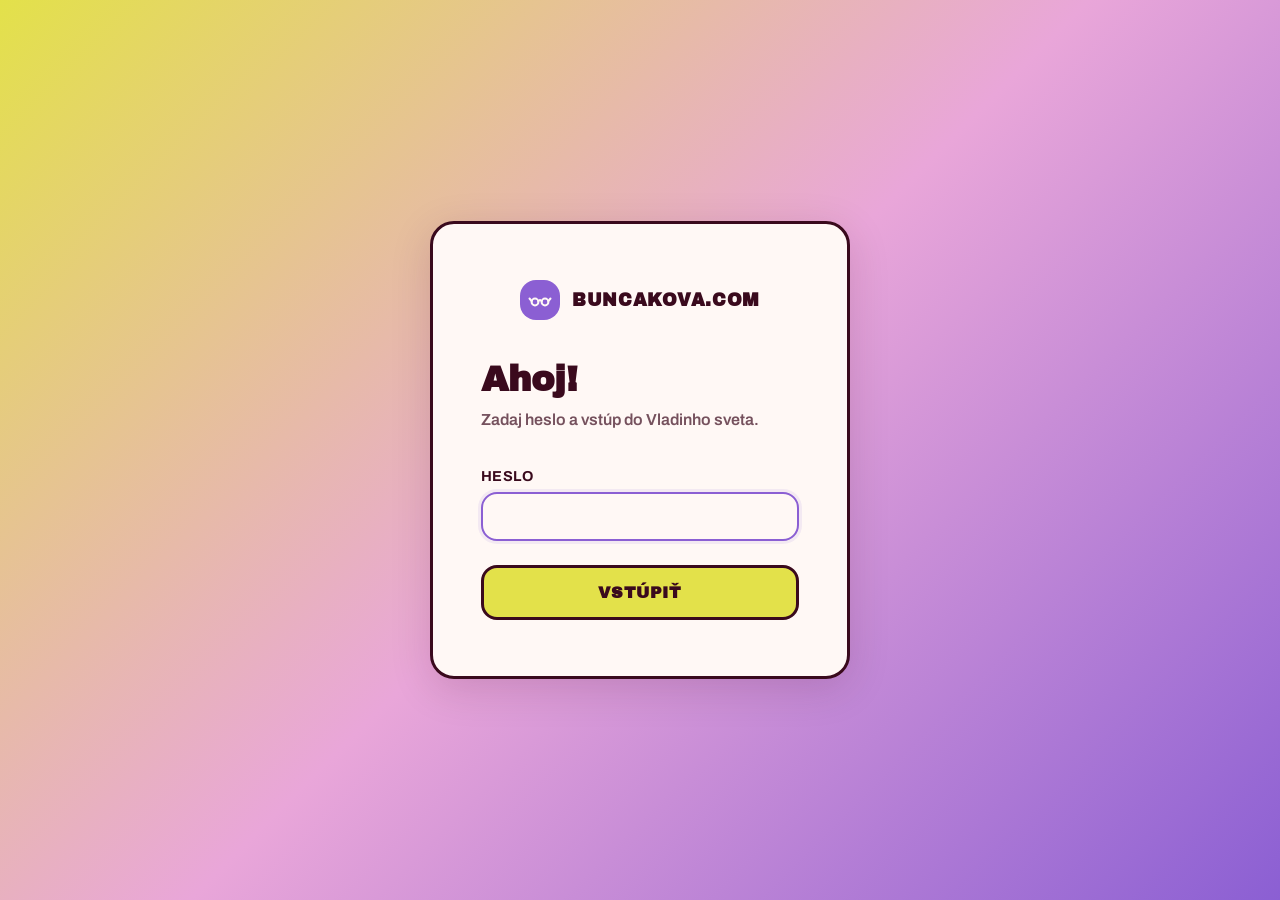
<file: kontakt.html>
<!DOCTYPE html>
<html lang="sk">
<head>
<meta charset="UTF-8">
<meta name="viewport" content="width=device-width, initial-scale=1.0">
<title>Kontakt — buncakova.com</title>
<link rel="preconnect" href="https://fonts.googleapis.com">
<link rel="preconnect" href="https://fonts.gstatic.com" crossorigin>
<link href="https://fonts.googleapis.com/css2?family=Archivo+Black&family=Archivo:wght@600;700;800&display=swap" rel="stylesheet">
<link rel="stylesheet" href="styles.css">
<script src="auth.js"></script>
</head>
<body>

<nav class="site">
  <div class="nav-inner">
    <a class="logo" href="index.html">
      <span class="mark">
        <svg viewBox="0 0 24 24" fill="none" aria-hidden="true">
          <circle cx="7" cy="14" r="3.4" stroke="var(--ink)" stroke-width="2"/>
          <circle cx="17" cy="14" r="3.4" stroke="var(--ink)" stroke-width="2"/>
          <path d="M10.4 13.2 C11.2 11.6 12.8 11.6 13.6 13.2" stroke="var(--ink)" stroke-width="2" fill="none" stroke-linecap="round"/>
          <path d="M3.6 13 L1.5 10.5" stroke="var(--ink)" stroke-width="2" fill="none" stroke-linecap="round"/>
          <path d="M20.4 13 L22.5 10.5" stroke="var(--ink)" stroke-width="2" fill="none" stroke-linecap="round"/>
        </svg>
      </span>
      buncakova.com
    </a>
    <ul class="navlinks">
      <li><a href="index.html">domov</a></li>
      <li><a href="kalendar.html">kalendár</a></li>
      <li><a href="hra.html">hra</a></li>
      <li><a href="o-mne.html">mimo dráhy</a></li>
      <li><a href="bun-cha.html">gastro zóna</a></li>
      <li><a href="horoskop.html">horoskop</a></li>
      <li><a href="kontakt.html">kontakt</a></li>
    </ul>
  </div>
</nav>

<header class="page-head band-pink">
  <div class="wrap">
    <span class="eyebrow">Nájdi ma</span>
    <h1>Kontakt</h1>
    <p>Chceš sa s nami skontaktovať? Tu nás nájdeš!</p>
  </div>
</header>

<main>
  <section>
    <div class="wrap">
      <div class="card tint-pink" style="max-width: 600px; margin: 0 auto; text-align: center;">
        <h2 style="font-size: 1.6rem; margin-bottom: 20px;">Kontaktuj nás</h2>
        <p style="margin-bottom: 24px; font-size: 1.05rem;">Máš otázku alebo chceš napísať? Tu nás nájdeš:</p>
        <a href="mailto:info@buncakova.com" class="btn" style="display: inline-flex; text-decoration: none; margin-bottom: 20px;">
          ✉️ info@buncakova.com
        </a>
      </div>
    </div>
  </section>

  <section style="background: var(--orange);">
    <div class="wrap">
      <div class="card tint-violet" style="max-width: 650px; margin: 0 auto;">
        <h2 style="font-size: 1.5rem; margin-bottom: 16px; color: var(--paper);">💛 Ďakujeme!</h2>
        <p style="color: var(--paper); font-weight: 600; margin-bottom: 20px; line-height: 1.6;">Teší nás, že si tu s nami. Toto je Vladin kút na internete — trocha prekážok, spomienok, jedla a zábavy. Vďaka za návštevu!</p>

        <div style="margin-top: 28px; padding-top: 20px; border-top: 2px solid rgba(251,239,224,0.3);">
          <h3 style="font-size: 1.2rem; color: var(--paper); margin-bottom: 12px;">📬 Newsletter Vladinej pozitívnej energie</h3>
          <p style="color: rgba(251,239,224,0.95); margin-bottom: 16px;">Ak sa chceš dostať do jej emailu s pozitívnymi správami, radami a eventami — napíš nám a pridá ťa do newslettera! 💌</p>
          <a href="mailto:info@buncakova.com?subject=Chcem newsletter Vladinej pozitívnej energie" class="btn" style="display: inline-flex; text-decoration: none; background: var(--orange); color: var(--ink);">
            ✨ Prihlásiť sa na newsletter
          </a>
        </div>
      </div>
    </div>
  </section>
</main>

<footer class="site">
  <div class="wrap foot-inner">
    <a class="logo" href="index.html">
      <span class="mark">
        <svg viewBox="0 0 24 24" fill="none" aria-hidden="true">
          <circle cx="7" cy="14" r="3.4" stroke="var(--ink)" stroke-width="2"/>
          <circle cx="17" cy="14" r="3.4" stroke="var(--ink)" stroke-width="2"/>
          <path d="M10.4 13.2 C11.2 11.6 12.8 11.6 13.6 13.2" stroke="var(--ink)" stroke-width="2" fill="none" stroke-linecap="round"/>
          <path d="M3.6 13 L1.5 10.5" stroke="var(--ink)" stroke-width="2" fill="none" stroke-linecap="round"/>
          <path d="M20.4 13 L22.5 10.5" stroke="var(--ink)" stroke-width="2" fill="none" stroke-linecap="round"/>
        </svg>
      </span>
      buncakova.com
    </a>
  </div>
</footer>

</body>
</html>
</file>
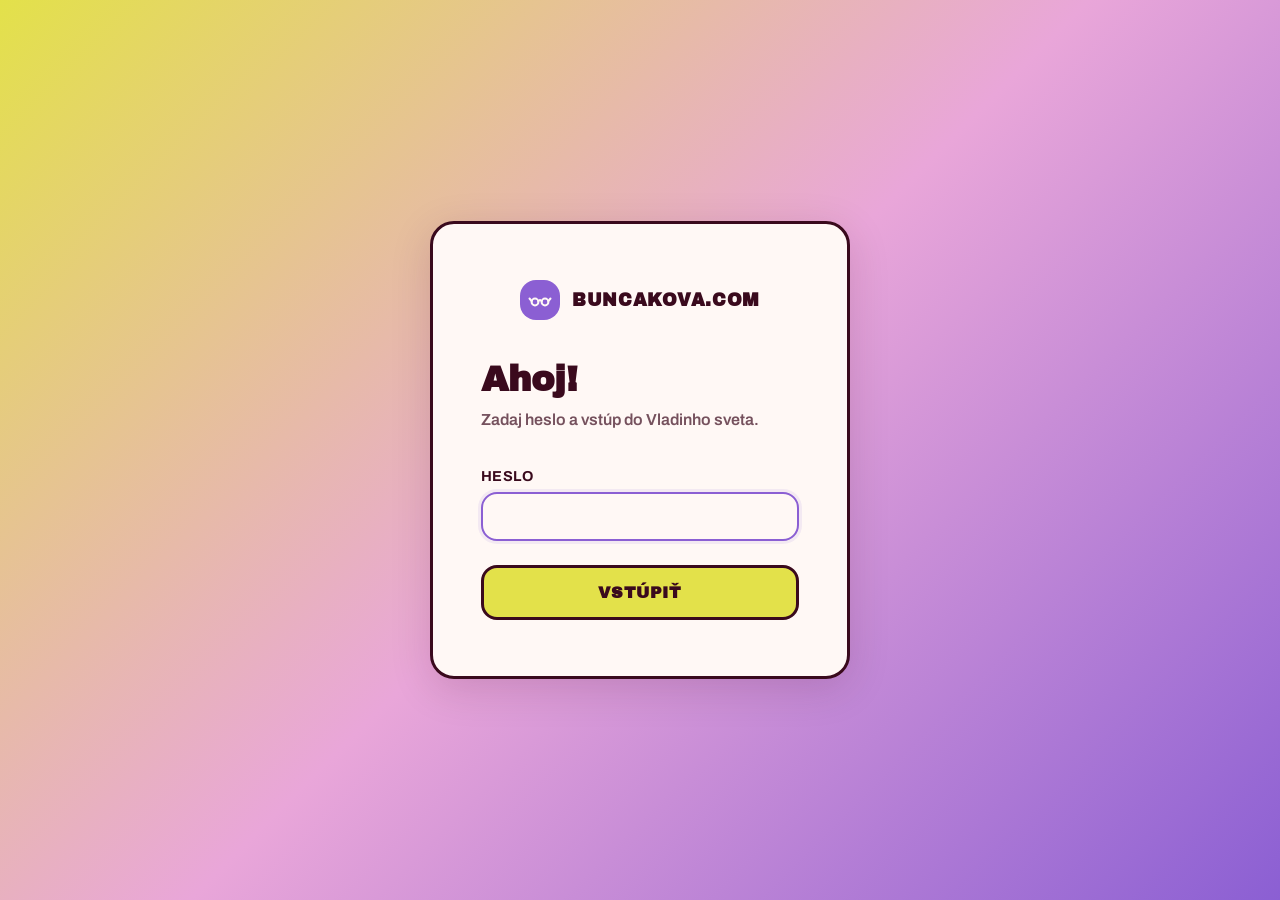
<file: login.html>
<!DOCTYPE html>
<html lang="sk">
<head>
<meta charset="UTF-8">
<meta name="viewport" content="width=device-width, initial-scale=1.0">
<title>buncakova.com — Vstup</title>
<link rel="preconnect" href="https://fonts.googleapis.com">
<link rel="preconnect" href="https://fonts.gstatic.com" crossorigin>
<link href="https://fonts.googleapis.com/css2?family=Archivo+Black&family=Archivo:wght@600;700;800&display=swap" rel="stylesheet">
<style>
  * {
    margin: 0;
    padding: 0;
    box-sizing: border-box;
  }

  :root {
    --orange: #E3E14A;
    --violet: #8B5FD3;
    --violet-ink: #5A3A7A;
    --pink: #E9A6D9;
    --ink: #3A0A1D;
    --paper: #FFF8F5;
  }

  body {
    font-family: 'Archivo', -apple-system, BlinkMacSystemFont, sans-serif;
    background: linear-gradient(135deg, var(--orange) 0%, var(--pink) 50%, var(--violet) 100%);
    min-height: 100vh;
    display: flex;
    align-items: center;
    justify-content: center;
    padding: 20px;
  }

  .login-container {
    background: var(--paper);
    border: 3px solid var(--ink);
    border-radius: 24px;
    padding: 56px 48px;
    max-width: 420px;
    width: 100%;
    box-shadow: 0 10px 40px rgba(58, 10, 29, 0.15);
  }

  .logo {
    display: flex;
    align-items: center;
    justify-content: center;
    gap: 12px;
    margin-bottom: 40px;
  }

  .logo-mark {
    width: 40px;
    height: 40px;
    background: var(--violet);
    border-radius: 16px;
    display: flex;
    align-items: center;
    justify-content: center;
  }

  .logo-mark svg {
    width: 24px;
    height: 24px;
  }

  .logo-text {
    font-family: 'Archivo Black', sans-serif;
    font-size: 1.1rem;
    font-weight: 800;
    text-transform: uppercase;
    color: var(--ink);
    letter-spacing: 0.04em;
  }

  h1 {
    font-family: 'Archivo Black', sans-serif;
    font-size: 2.2rem;
    font-weight: 800;
    color: var(--ink);
    margin-bottom: 12px;
    line-height: 1.1;
  }

  .subtitle {
    color: rgba(58, 10, 29, 0.7);
    font-size: 1rem;
    margin-bottom: 40px;
    font-weight: 600;
  }

  .form-group {
    margin-bottom: 24px;
  }

  label {
    display: block;
    font-size: 0.9rem;
    font-weight: 700;
    text-transform: uppercase;
    letter-spacing: 0.02em;
    color: var(--ink);
    margin-bottom: 8px;
  }

  input {
    width: 100%;
    padding: 14px 16px;
    border: 2px solid var(--ink);
    border-radius: 16px;
    font-size: 1rem;
    font-family: 'Archivo', sans-serif;
    background: var(--paper);
    color: var(--ink);
    transition: all 0.2s ease;
  }

  input:focus {
    outline: none;
    border-color: var(--violet);
    box-shadow: 0 0 0 3px rgba(139, 95, 211, 0.1);
  }

  button {
    width: 100%;
    padding: 16px;
    background: var(--orange);
    border: 3px solid var(--ink);
    border-radius: 16px;
    font-family: 'Archivo Black', sans-serif;
    font-size: 1rem;
    font-weight: 800;
    text-transform: uppercase;
    letter-spacing: 0.04em;
    color: var(--ink);
    cursor: pointer;
    transition: all 0.2s ease;
  }

  button:hover {
    background: var(--violet);
    color: var(--paper);
    transform: translateY(-2px);
    box-shadow: 0 8px 20px rgba(58, 10, 29, 0.15);
  }

  button:active {
    transform: translateY(0);
  }

  .error {
    color: #D73E7A;
    font-size: 0.9rem;
    margin-top: 8px;
    font-weight: 600;
    display: none;
  }

  .error.show {
    display: block;
  }

  @media (max-width: 480px) {
    .login-container {
      padding: 40px 24px;
    }
    h1 {
      font-size: 1.8rem;
    }
    input, button {
      padding: 12px 14px;
      font-size: 0.95rem;
    }
  }
</style>
</head>
<body>
<div class="login-container">
  <div class="logo">
    <div class="logo-mark">
      <svg viewBox="0 0 24 24" fill="none" aria-hidden="true">
        <circle cx="7" cy="14" r="3.4" stroke="#FFF8F5" stroke-width="2"/>
        <circle cx="17" cy="14" r="3.4" stroke="#FFF8F5" stroke-width="2"/>
        <path d="M10.4 13.2 C11.2 11.6 12.8 11.6 13.6 13.2" stroke="#FFF8F5" stroke-width="2" fill="none" stroke-linecap="round"/>
        <path d="M3.6 13 L1.5 10.5" stroke="#FFF8F5" stroke-width="2" fill="none" stroke-linecap="round"/>
        <path d="M20.4 13 L22.5 10.5" stroke="#FFF8F5" stroke-width="2" fill="none" stroke-linecap="round"/>
      </svg>
    </div>
    <span class="logo-text">buncakova.com</span>
  </div>

  <h1>Ahoj!</h1>
  <p class="subtitle">Zadaj heslo a vstúp do Vladinho sveta.</p>

  <form id="loginForm">
    <div class="form-group">
      <label for="password">Heslo</label>
      <input type="password" id="password" name="password" autofocus required>
      <div class="error" id="error">❌ Nesprávne heslo. Skúsime znova!</div>
    </div>
    <button type="submit">Vstúpiť</button>
  </form>
</div>

<script>
  const correctPassword = "buncakova.com";
  const form = document.getElementById("loginForm");
  const passwordInput = document.getElementById("password");
  const errorMsg = document.getElementById("error");

  form.addEventListener("submit", function(e) {
    e.preventDefault();
    const password = passwordInput.value;

    if (password === correctPassword) {
      // Ulož do sessionStorage že je prihlaséný
      sessionStorage.setItem("buncakova_logged", "true");
      window.location.href = "index.html";
    } else {
      errorMsg.classList.add("show");
      passwordInput.value = "";
      passwordInput.focus();
      setTimeout(() => errorMsg.classList.remove("show"), 3000);
    }
  });
</script>
</body>
</html>
</file>
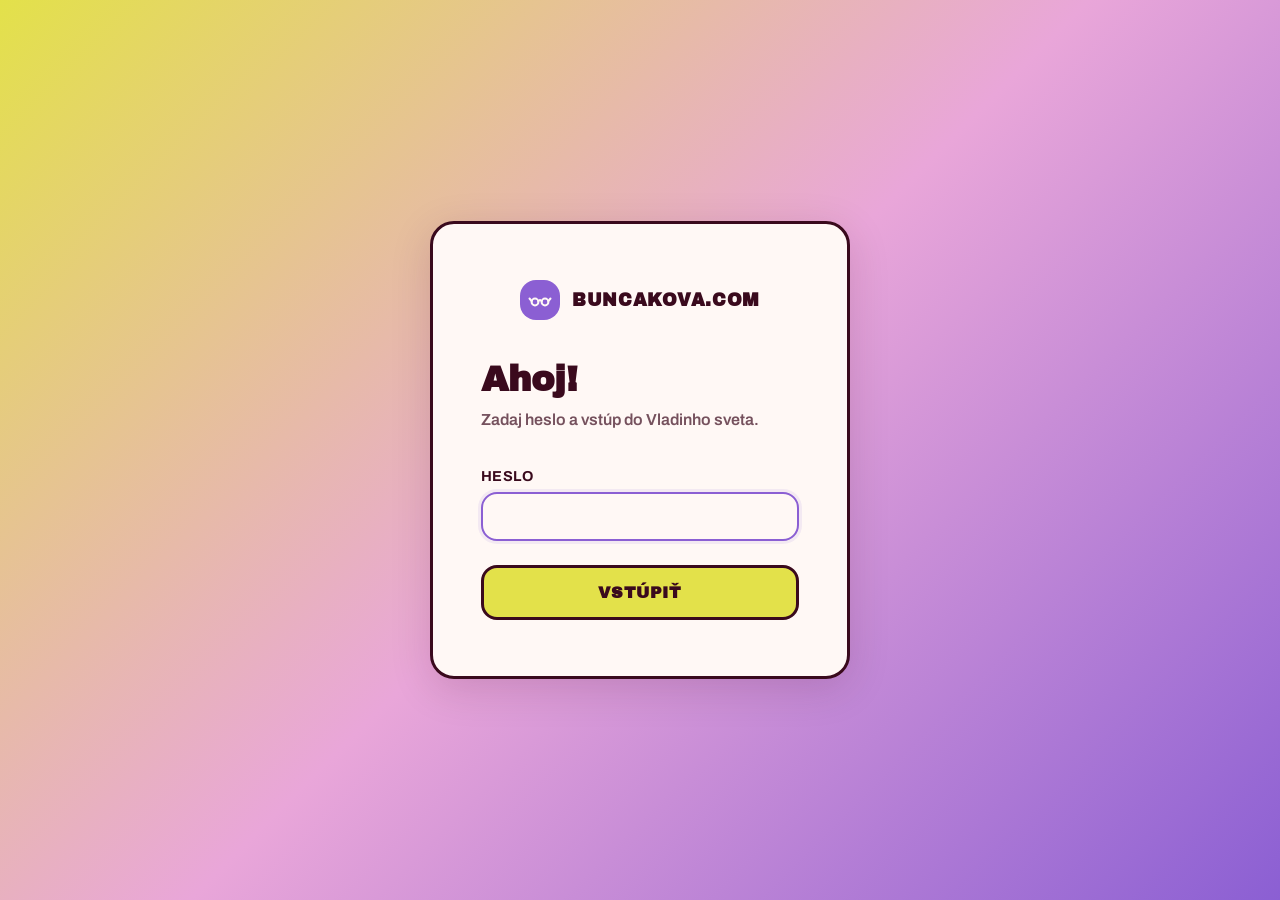
<file: o-mne.html>
<!DOCTYPE html>
<html lang="sk">
<head>
<meta charset="UTF-8">
<meta name="viewport" content="width=device-width, initial-scale=1.0">
<title>Mimo dráhy — buncakova.com</title>
<link rel="preconnect" href="https://fonts.googleapis.com">
<link rel="preconnect" href="https://fonts.gstatic.com" crossorigin>
<link href="https://fonts.googleapis.com/css2?family=Archivo+Black&family=Archivo:wght@600;700;800&display=swap" rel="stylesheet">
<link rel="stylesheet" href="styles.css">
<script src="auth.js"></script><style>
  .illus{width:100%;height:140px;margin-bottom:16px;}
  .photo-frame{
    border:3px solid var(--ink);overflow:hidden;
    max-width:420px;border-radius:var(--radius-lg);
  }
  .photo-frame img{width:100%;display:block;}
  .photo-cap{margin-top:14px;font-size:0.92rem;color:var(--ink-soft);max-width:420px;font-weight:600;}
  .bin-row{display:flex;flex-wrap:wrap;gap:16px;margin-top:20px;}
  .bin{display:flex;align-items:center;gap:10px;font-size:0.92rem;font-weight:700;}
  .bin .dot{width:26px;height:26px;flex:none;border-radius:var(--blob-1);border:2px solid var(--ink);}

  .gallery-grid{display:grid;grid-template-columns:repeat(4,1fr);gap:10px;}
  @media (max-width:720px){.gallery-grid{grid-template-columns:repeat(2,1fr);}}
  .gallery-thumb{
    position:relative;aspect-ratio:1;overflow:hidden;padding:0;cursor:pointer;
    border:3px solid var(--ink);border-radius:var(--radius-md);background:none;
  }
  .gallery-thumb img{width:100%;height:100%;object-fit:cover;display:block;transition:transform 0.25s ease;}
  .gallery-thumb:hover img{transform:scale(1.07);}
  .gallery-thumb:focus-visible{outline:3px solid var(--violet-ink);outline-offset:2px;}

  .lightbox{
    position:fixed;inset:0;background:rgba(58,10,29,0.9);display:none;
    align-items:center;justify-content:center;z-index:100;padding:28px;
  }
  .lightbox.is-open{display:flex;}
  .lightbox img{max-width:90vw;max-height:86vh;border:3px solid var(--paper);border-radius:16px;display:block;}
  .lightbox-close{
    position:absolute;top:20px;right:24px;background:var(--orange);color:var(--ink);
    border:3px solid var(--paper);border-radius:999px;width:44px;height:44px;
    font-size:1.3rem;font-weight:800;cursor:pointer;line-height:1;
  }
  .lightbox-nav{
    position:absolute;top:50%;transform:translateY(-50%);background:var(--orange);color:var(--ink);
    border:3px solid var(--paper);border-radius:999px;width:48px;height:48px;font-size:1.4rem;font-weight:800;cursor:pointer;
  }
  .lightbox-prev{left:20px;}
  .lightbox-next{right:20px;}
  @media (max-width:640px){.lightbox-nav{width:38px;height:38px;font-size:1.1rem;}}
</style>
</head>
<body>

<nav class="site">
  <div class="nav-inner">
    <a class="logo" href="index.html">
      <span class="mark"><svg viewBox="0 0 24 24" fill="none" aria-hidden="true">
          <circle cx="7" cy="14" r="3.4" stroke="var(--ink)" stroke-width="2"/>
          <circle cx="17" cy="14" r="3.4" stroke="var(--ink)" stroke-width="2"/>
          <path d="M10.4 13.2 C11.2 11.6 12.8 11.6 13.6 13.2" stroke="var(--ink)" stroke-width="2" fill="none" stroke-linecap="round"/>
          <path d="M3.6 13 L1.5 10.5" stroke="var(--ink)" stroke-width="2" fill="none" stroke-linecap="round"/>
          <path d="M20.4 13 L22.5 10.5" stroke="var(--ink)" stroke-width="2" fill="none" stroke-linecap="round"/>
        </svg></span>
      buncakova.com
    </a>
    <ul class="navlinks">
      <li><a href="index.html">domov</a></li>
      <li><a href="kalendar.html">kalendár</a></li>
      <li><a href="hra.html">hra</a></li>
      <li><a href="o-mne.html" class="active">mimo dráhy</a></li>
      <li><a href="bun-cha.html">gastro zóna</a></li>
      <li><a href="horoskop.html">horoskop</a></li>
      <li><a href="kontakt.html">kontakt</a></li>
    </ul>
  </div>
</nav>

<header class="page-head band-orange">
  <div class="wrap">
    <span class="eyebrow">osobné</span>
    <h1>Mimo dráhy</h1>
    <p>Život vie byť intenzívny, ale aj pestrý a farebný — a pár vecí, čo ma držia pri zemi aj mimo behu.</p>
  </div>
</header>

<main>
  <section>
    <div class="wrap">
      <div class="section-head">
        <h2>Fotogaléria</h2>
        <p>Život vie byť intenzívny, ale aj pestrý a farebný — tu ti vyberáme zopár momentov, na ktoré radi spomíname.</p>
      </div>
      <div class="gallery-grid">
        <button class="gallery-thumb" data-src="assets/gallery/gallery-01.jpg" aria-label="Otvoriť fotku 1"><img src="assets/gallery/gallery-01.jpg" loading="lazy" alt=""></button>
        <button class="gallery-thumb" data-src="assets/gallery/gallery-02.jpg" aria-label="Otvoriť fotku 2"><img src="assets/gallery/gallery-02.jpg" loading="lazy" alt=""></button>
        <button class="gallery-thumb" data-src="assets/gallery/gallery-03.jpg" aria-label="Otvoriť fotku 3"><img src="assets/gallery/gallery-03.jpg" loading="lazy" alt=""></button>
        <button class="gallery-thumb" data-src="assets/gallery/gallery-04.jpg" aria-label="Otvoriť fotku 4"><img src="assets/gallery/gallery-04.jpg" loading="lazy" alt=""></button>
        <button class="gallery-thumb" data-src="assets/gallery/gallery-05.jpg" aria-label="Otvoriť fotku 5"><img src="assets/gallery/gallery-05.jpg" loading="lazy" alt=""></button>
        <button class="gallery-thumb" data-src="assets/gallery/gallery-06.jpg" aria-label="Otvoriť fotku 6"><img src="assets/gallery/gallery-06.jpg" loading="lazy" alt=""></button>
        <button class="gallery-thumb" data-src="assets/gallery/gallery-07.jpg" aria-label="Otvoriť fotku 7"><img src="assets/gallery/gallery-07.jpg" loading="lazy" alt=""></button>
        <button class="gallery-thumb" data-src="assets/gallery/gallery-08.jpg" aria-label="Otvoriť fotku 8"><img src="assets/gallery/gallery-08.jpg" loading="lazy" alt=""></button>
        <button class="gallery-thumb" data-src="assets/gallery/gallery-09.jpg" aria-label="Otvoriť fotku 9"><img src="assets/gallery/gallery-09.jpg" loading="lazy" alt=""></button>
        <button class="gallery-thumb" data-src="assets/gallery/gallery-10.jpg" aria-label="Otvoriť fotku 10"><img src="assets/gallery/gallery-10.jpg" loading="lazy" alt=""></button>
        <button class="gallery-thumb" data-src="assets/atlet.jpg" aria-label="Otvoriť fotku, na ktorú je hrdá"><img src="assets/atlet.jpg" loading="lazy" alt=""></button>
        <button class="gallery-thumb" data-src="assets/gallery/gallery-11.jpg" aria-label="Otvoriť fotku 11"><img src="assets/gallery/gallery-11.jpg" loading="lazy" alt=""></button>
        <button class="gallery-thumb" data-src="assets/gallery/gallery-12.jpg" aria-label="Otvoriť fotku 12"><img src="assets/gallery/gallery-12.jpg" loading="lazy" alt=""></button>
        <button class="gallery-thumb" data-src="assets/gallery/gallery-13.jpg" aria-label="Otvoriť fotku 13"><img src="assets/gallery/gallery-13.jpg" loading="lazy" alt=""></button>
        <button class="gallery-thumb" data-src="assets/gallery/gallery-14.jpg" aria-label="Otvoriť fotku 14"><img src="assets/gallery/gallery-14.jpg" loading="lazy" alt=""></button>
        <button class="gallery-thumb" data-src="assets/gallery/gallery-15.jpg" aria-label="Otvoriť fotku 15"><img src="assets/gallery/gallery-15.jpg" loading="lazy" alt=""></button>
        <button class="gallery-thumb" data-src="assets/gallery/gallery-16.jpg" aria-label="Otvoriť fotku 16"><img src="assets/gallery/gallery-16.jpg" loading="lazy" alt=""></button>
        <button class="gallery-thumb" data-src="assets/gallery/gallery-17.jpg" aria-label="Otvoriť fotku 17"><img src="assets/gallery/gallery-17.jpg" loading="lazy" alt=""></button>
        <button class="gallery-thumb" data-src="assets/gallery/gallery-18.jpg" aria-label="Otvoriť fotku 18"><img src="assets/gallery/gallery-18.jpg" loading="lazy" alt=""></button>
        <button class="gallery-thumb" data-src="assets/gallery/gallery-19.jpg" aria-label="Otvoriť fotku 19"><img src="assets/gallery/gallery-19.jpg" loading="lazy" alt=""></button>
        <button class="gallery-thumb" data-src="assets/gallery/gallery-20.jpg" aria-label="Otvoriť fotku 20"><img src="assets/gallery/gallery-20.jpg" loading="lazy" alt=""></button>
        <button class="gallery-thumb" data-src="assets/gallery/gallery-21.jpg" aria-label="Otvoriť fotku 21"><img src="assets/gallery/gallery-21.jpg" loading="lazy" alt=""></button>
        <button class="gallery-thumb" data-src="assets/gallery/gallery-22.jpg" aria-label="Otvoriť fotku 22"><img src="assets/gallery/gallery-22.jpg" loading="lazy" alt=""></button>
        <button class="gallery-thumb" data-src="assets/gallery/gallery-23.jpg" aria-label="Otvoriť fotku 23"><img src="assets/gallery/gallery-23.jpg" loading="lazy" alt=""></button>
        <button class="gallery-thumb" data-src="assets/gallery/gallery-24.jpg" aria-label="Otvoriť fotku 24"><img src="assets/gallery/gallery-24.jpg" loading="lazy" alt=""></button>
        <button class="gallery-thumb" data-src="assets/gallery/gallery-25.jpg" aria-label="Otvoriť fotku 25"><img src="assets/gallery/gallery-25.jpg" loading="lazy" alt=""></button>
        <button class="gallery-thumb" data-src="assets/gallery/gallery-26.jpg" aria-label="Otvoriť fotku 26"><img src="assets/gallery/gallery-26.jpg" loading="lazy" alt=""></button>
        <button class="gallery-thumb" data-src="assets/gallery/gallery-27.jpg" aria-label="Otvoriť fotku 27"><img src="assets/gallery/gallery-27.jpg" loading="lazy" alt=""></button>
        <button class="gallery-thumb" data-src="assets/gallery/gallery-28.jpg" aria-label="Otvoriť fotku 28"><img src="assets/gallery/gallery-28.jpg" loading="lazy" alt=""></button>
        <button class="gallery-thumb" data-src="assets/gallery/gallery-29.jpg" aria-label="Otvoriť fotku 29"><img src="assets/gallery/gallery-29.jpg" loading="lazy" alt=""></button>
        <button class="gallery-thumb" data-src="assets/gallery/gallery-30.jpg" aria-label="Otvoriť fotku 30"><img src="assets/gallery/gallery-30.jpg" loading="lazy" alt=""></button>
        <button class="gallery-thumb" data-src="assets/gallery/gallery-31.jpg" aria-label="Otvoriť fotku 31"><img src="assets/gallery/gallery-31.jpg" loading="lazy" alt=""></button>
        <button class="gallery-thumb" data-src="assets/gallery/gallery-32.jpg" aria-label="Otvoriť fotku 32"><img src="assets/gallery/gallery-32.jpg" loading="lazy" alt=""></button>
        <button class="gallery-thumb" data-src="assets/gallery/gallery-33.jpg" aria-label="Otvoriť fotku 33"><img src="assets/gallery/gallery-33.jpg" loading="lazy" alt=""></button>
        <button class="gallery-thumb" data-src="assets/gallery/gallery-34.jpg" aria-label="Otvoriť fotku 34"><img src="assets/gallery/gallery-34.jpg" loading="lazy" alt=""></button>
        <button class="gallery-thumb" data-src="assets/gallery/gallery-35.jpg" aria-label="Otvoriť fotku 35"><img src="assets/gallery/gallery-35.jpg" loading="lazy" alt=""></button>
        <button class="gallery-thumb" data-src="assets/gallery/gallery-36.jpg" aria-label="Otvoriť fotku 36"><img src="assets/gallery/gallery-36.jpg" loading="lazy" alt=""></button>
        <button class="gallery-thumb" data-src="assets/gallery/gallery-37.jpg" aria-label="Otvoriť fotku 37"><img src="assets/gallery/gallery-37.jpg" loading="lazy" alt=""></button>
        <button class="gallery-thumb" data-src="assets/gallery/gallery-38.jpg" aria-label="Otvoriť fotku 38"><img src="assets/gallery/gallery-38.jpg" loading="lazy" alt=""></button>
        <button class="gallery-thumb" data-src="assets/gallery/gallery-39.jpg" aria-label="Otvoriť fotku 39"><img src="assets/gallery/gallery-39.jpg" loading="lazy" alt=""></button>
        <button class="gallery-thumb" data-src="assets/gallery/gallery-40.jpg" aria-label="Otvoriť fotku 40"><img src="assets/gallery/gallery-40.jpg" loading="lazy" alt=""></button>
        <button class="gallery-thumb" data-src="assets/gallery/gallery-41.jpg" aria-label="Otvoriť fotku 41"><img src="assets/gallery/gallery-41.jpg" loading="lazy" alt=""></button>
        <button class="gallery-thumb" data-src="assets/gallery/gallery-42.jpg" aria-label="Otvoriť fotku 42"><img src="assets/gallery/gallery-42.jpg" loading="lazy" alt=""></button>
        <button class="gallery-thumb" data-src="assets/gallery/gallery-43.jpg" aria-label="Otvoriť fotku 43"><img src="assets/gallery/gallery-43.jpg" loading="lazy" alt=""></button>
        <button class="gallery-thumb" data-src="assets/gallery/gallery-44.jpg" aria-label="Otvoriť fotku 44"><img src="assets/gallery/gallery-44.jpg" loading="lazy" alt=""></button>
        <button class="gallery-thumb" data-src="assets/gallery/gallery-45.jpg" aria-label="Otvoriť fotku 45"><img src="assets/gallery/gallery-45.jpg" loading="lazy" alt=""></button>
        <button class="gallery-thumb" data-src="assets/gallery/gallery-46.jpg" aria-label="Otvoriť fotku 46"><img src="assets/gallery/gallery-46.jpg" loading="lazy" alt=""></button>
      </div>
    </div>
  </section>

  <section>
    <div class="wrap">
      <div class="card tint-magenta" style="max-width:720px;">
        <p style="font-size:1.05rem; font-weight:700; line-height:1.5;">Takýto pestrý a nabitý život si ale vyžaduje aj poriadny oddych a výživu — preto by sme ti chceli pripomenúť pár vecí, ktoré sa oplatí dodržiavať. A hlavne — máme ťa radi, a preto ti to pripomíname. ❤️</p>
      </div>
    </div>
  </section>

  <section style="padding-top:0;">
    <div class="wrap">
      <div class="section-head">
        <h2>Spánok & výživa</h2>
        <p>Pár vecí, ktoré si opakujem, keď telo potrebuje viac než len ďalší tréning.</p>
      </div>
      <div class="grid-3">
        <div class="card tint-pink">
          <h3 style="font-size:1.2rem;margin-bottom:14px;">Spánok</h3>
          <ul class="recipe-list">
            <li><span class="n">•</span>Rovnaký čas na spanie aj vstávanie — aj cez víkend.</li>
            <li><span class="n">•</span>Posledná hodina bez telefónu, radšej kniha.</li>
            <li><span class="n">•</span>Izba chladnejšia a tmavšia, než by si čakala.</li>
            <li><span class="n">•</span>Kofeín naposledy okolo obeda.</li>
            <li><span class="n">•</span>Krátka večerná prechádzka pomáha viac než ďalší seriál.</li>
            <li><span class="n">•</span>Práca počká aj do rána — spánok sa dobehnúť nedá.</li>
            <li><span class="n">•</span>Notifikácie z práce večer pokojne stíš — nič nezhorí.</li>
            <li><span class="n">•</span>Ak si dala len pár hodín, zajtra to dobehni skôr spánkom, nie ďalšou kávou.</li>
          </ul>
        </div>
        <div class="card tint-orange">
          <h3 style="font-size:1.2rem;margin-bottom:14px;">Stravovanie</h3>
          <ul class="recipe-list">
            <li><span class="n">•</span>Obed nie je voliteľný, aj keď je deň nabitý.</li>
            <li><span class="n">•</span>Zelenina a bielkoviny, nielen tretia káva.</li>
            <li><span class="n">•</span>Desiata v taške ťa zachráni pred zlým rozhodnutím o 15:00.</li>
            <li><span class="n">•</span>Voda popri káve — aspoň toľko, koľko kávy.</li>
            <li><span class="n">•</span>Jedno poriadne teplé jedlo denne, nie len niečo "za behu".</li>
          </ul>
        </div>
        <div class="card tint-violet">
          <h3 style="font-size:1.2rem;margin-bottom:14px;">Výživové doplnky</h3>
          <ul class="recipe-list">
            <li><span class="n">•</span>Horčík na regeneráciu svalov po tréningu.</li>
            <li><span class="n">•</span>Vitamín D, hlavne cez zimu.</li>
            <li><span class="n">•</span>Omega-3 pre kĺby a srdce.</li>
            <li><span class="n">•</span>Elektrolyty na dlhé behy a horúce dni.</li>
            <li><span class="n">•</span>Železo pri väčšej únave — najprv si to ale over krvným testom.</li>
          </ul>
          <p style="margin-top:16px; font-weight:600;">Odporúčame produkty od Zentiva:</p>
          <ul class="recipe-list">
            <li><span class="n">•</span>Celaskon Imunita Trio — na imunitu a energiu.</li>
            <li><span class="n">•</span>B-Komplex — na nervovú sústavu a energiu.</li>
            <li><span class="n">•</span>Sideral — železo na energiu.</li>
            <li><span class="n">•</span>Blokurima — na močové cesty.</li>
            <li><span class="n">•</span>Persen Good Night — na kľudný spánok.</li>
          </ul>
        </div>
      </div>
    </div>
  </section>
</main>

<footer class="site">
  <div class="wrap foot-inner">
    <a class="logo" href="index.html">
      <span class="mark"><svg viewBox="0 0 24 24" fill="none" aria-hidden="true">
          <circle cx="7" cy="14" r="3.4" stroke="var(--ink)" stroke-width="2"/>
          <circle cx="17" cy="14" r="3.4" stroke="var(--ink)" stroke-width="2"/>
          <path d="M10.4 13.2 C11.2 11.6 12.8 11.6 13.6 13.2" stroke="var(--ink)" stroke-width="2" fill="none" stroke-linecap="round"/>
          <path d="M3.6 13 L1.5 10.5" stroke="var(--ink)" stroke-width="2" fill="none" stroke-linecap="round"/>
          <path d="M20.4 13 L22.5 10.5" stroke="var(--ink)" stroke-width="2" fill="none" stroke-linecap="round"/>
        </svg></span>
      buncakova.com
    </a>
    
  </div>
</footer>

<div class="lightbox" id="lightbox">
  <button class="lightbox-close" id="lightboxClose" aria-label="Zavrieť">✕</button>
  <button class="lightbox-nav lightbox-prev" id="lightboxPrev" aria-label="Predchádzajúca fotka">‹</button>
  <img id="lightboxImg" src="" alt="">
  <button class="lightbox-nav lightbox-next" id="lightboxNext" aria-label="Ďalšia fotka">›</button>
</div>

<script>
(function () {
  var thumbs = Array.prototype.slice.call(document.querySelectorAll(".gallery-thumb"));
  if (!thumbs.length) return;
  var lightbox = document.getElementById("lightbox");
  var img = document.getElementById("lightboxImg");
  var current = 0;

  function open(i) {
    current = i;
    img.src = thumbs[current].dataset.src;
    lightbox.classList.add("is-open");
  }
  function close() {
    lightbox.classList.remove("is-open");
    img.src = "";
  }
  function step(delta) {
    current = (current + delta + thumbs.length) % thumbs.length;
    img.src = thumbs[current].dataset.src;
  }

  thumbs.forEach(function (t, i) {
    t.addEventListener("click", function () { open(i); });
  });
  document.getElementById("lightboxClose").addEventListener("click", close);
  document.getElementById("lightboxPrev").addEventListener("click", function () { step(-1); });
  document.getElementById("lightboxNext").addEventListener("click", function () { step(1); });
  lightbox.addEventListener("click", function (e) {
    if (e.target === lightbox) close();
  });
  document.addEventListener("keydown", function (e) {
    if (!lightbox.classList.contains("is-open")) return;
    if (e.key === "Escape") close();
    if (e.key === "ArrowLeft") step(-1);
    if (e.key === "ArrowRight") step(1);
  });
})();
</script>
</body>
</html>
</file>
<file: styles.css>
/* ============ TOKENS ============ */
:root{
  --paper:#FFFFFF;
  --paper-raised:#FFFFFF;
  --ink:#3A0A1D;
  --ink-soft:rgba(58,10,29,0.64);
  --violet:#8E97F0;
  --violet-ink:#C4980F;
  --orange:#E3E14A;
  --pink:#F8BCEA;
  --line:rgba(58,10,29,0.16);
  --radius-lg:40px;
  --radius-md:28px;
  --blob-1:62% 38% 41% 59% / 48% 45% 55% 52%;
  --blob-2:41% 59% 55% 45% / 55% 40% 60% 45%;
}
:root[data-theme="dark"]{
  --paper:#22030F;--paper-raised:#2E0A1A;--ink:#FBEFE0;--ink-soft:rgba(251,239,224,0.66);
  --violet:#8E97F0;--violet-ink:#E3B94A;--orange:#E3E14A;--pink:#F8BCEA;
  --line:rgba(251,239,224,0.18);
}

/* ============ COLOR BANDS ============ */
/* wine is the only dark ground; every other accent pairs with wine ink text */
.band-wine{background:var(--ink);color:var(--paper);}
.band-orange{background:var(--orange);color:var(--ink);}
.band-violet{background:var(--violet);color:var(--ink);}
.band-pink{background:var(--pink);color:var(--ink);}
.band-mustard{background:var(--violet-ink);color:var(--ink);}
.band-cream{background:var(--paper);color:var(--ink);}
.band-wine .eyebrow{color:var(--orange);}
.band-wine .ink-soft, .band-wine p{color:rgba(255,255,255,0.78);}

/* ============ BASE ============ */
*{box-sizing:border-box;}
html,body{margin:0;padding:0;}
body{
  background:var(--paper);
  color:var(--ink);
  font-family:'Archivo',-apple-system,'Segoe UI',system-ui,sans-serif;
  font-weight:600;
  overflow-x:hidden;
  -webkit-font-smoothing:antialiased;
  font-size:16px;
  line-height:1.5;
}
.wrap{max-width:1100px;margin:0 auto;padding:0 28px;}
h1,h2,h3{
  font-family:'Archivo Black','Arial Black',Impact,sans-serif;
  font-weight:400;
  text-transform:uppercase;
  letter-spacing:0.01em;
  line-height:0.98;
  margin:0;
  text-wrap:balance;
}
em, .accent-script{font-style:normal;color:var(--violet-ink);}
a{color:inherit;}
button{font-family:inherit;}
img{max-width:100%;display:block;}
.eyebrow{font-weight:800;font-size:0.76rem;letter-spacing:0.22em;text-transform:uppercase;color:var(--violet-ink);}
.keep-case{text-transform:none !important;}
.font-safe{font-family:'Archivo',-apple-system,'Segoe UI',system-ui,sans-serif !important;font-weight:800 !important;}

/* ============ BLOB SHAPES ============ */
.blob-mark{border-radius:var(--blob-1);}
.blob-mark.alt{border-radius:var(--blob-2);}
.blob-svg{width:100%;height:100%;display:block;}

/* ============ NAV ============ */
nav.site{
  position:sticky;top:0;z-index:40;
  background:var(--paper);
  border-bottom:3px solid var(--ink);
}
.nav-inner{display:flex;align-items:center;justify-content:space-between;padding:16px 28px;max-width:1100px;margin:0 auto;gap:18px;}
.logo{
  font-family:'Archivo Black','Arial Black',Impact,sans-serif;
  text-transform:uppercase;font-size:1.15rem;color:var(--ink);text-decoration:none;
  display:flex;align-items:center;gap:10px;white-space:nowrap;
}
.logo .mark{width:26px;height:26px;flex:none;background:var(--violet);border-radius:var(--blob-1);display:flex;align-items:center;justify-content:center;}
.logo .mark svg{width:60%;height:60%;}
.navlinks{display:flex;gap:4px;list-style:none;margin:0;padding:0;flex-wrap:wrap;}
.navlinks a{
  text-decoration:none;font-weight:800;font-size:0.82rem;letter-spacing:0.04em;text-transform:uppercase;
  padding:9px 14px;display:inline-block;color:var(--ink-soft);border-radius:var(--radius-md);
}
.navlinks a:hover, .navlinks a:focus-visible{color:var(--ink);background:var(--pink);}
.navlinks a.active{color:var(--paper);background:var(--ink);}
.navlinks a:focus-visible{outline:2px solid var(--violet-ink);outline-offset:2px;}

@media (max-width:760px){
  .nav-inner{flex-direction:column;align-items:flex-start;gap:6px;padding:12px 16px;}
  .navlinks{flex-wrap:nowrap;overflow-x:auto;width:100%;-webkit-overflow-scrolling:touch;scrollbar-width:none;}
  .navlinks::-webkit-scrollbar{display:none;}
  .navlinks li{flex:none;}
  .navlinks a{white-space:nowrap;font-size:0.74rem;padding:8px 11px;}
}

/* ============ PAGE HEADER (subpages) ============ */
.page-head{padding:60px 0 48px;}
.page-head h1{font-size:clamp(2.4rem,6vw,3.8rem);line-height:0.98;}
.page-head p{margin-top:16px;max-width:560px;font-size:1.05rem;font-weight:600;}
.page-head.band-cream p{color:var(--ink-soft);}

/* ============ SECTION GENERIC ============ */
section{padding:64px 0;position:relative;}
.section-head{max-width:620px;margin-bottom:36px;}
.section-head h2{font-size:clamp(1.9rem,4vw,2.6rem);}
.section-head p{margin-top:12px;font-size:1rem;color:var(--ink-soft);line-height:1.55;font-weight:600;}
.tag-demo{
  display:inline-block;font-size:0.66rem;font-weight:800;letter-spacing:0.1em;text-transform:uppercase;
  background:var(--ink);color:var(--paper);padding:5px 12px;margin-left:10px;vertical-align:middle;
}

/* ============ CARDS ============ */
.card{
  background:var(--paper-raised);border:3px solid var(--ink);
  padding:26px;border-radius:var(--radius-lg);
}
.card.tint-violet{background:var(--violet);}
.card.tint-orange{background:var(--orange);}
.card.tint-pink{background:var(--pink);}
.card.tint-magenta{background:var(--violet-ink);}

/* ============ HOME HERO ============ */
.hero{padding:56px 0 40px;position:relative;overflow:hidden;background:var(--orange);color:var(--ink);}
.hero-inner{position:relative;z-index:2;display:grid;grid-template-columns:1fr 1fr;gap:40px;align-items:center;}
@media (max-width:820px){.hero-inner{grid-template-columns:1fr;}}
.badge-row{display:none;}
.badge{position:relative;display:inline-flex;align-items:center;justify-content:center;min-width:120px;height:74px;padding:0 16px;flex:none;}
.badge svg{position:absolute;inset:0;width:100%;height:100%;transition:transform 0.3s cubic-bezier(.34,1.56,.64,1);}
.badge:hover svg{transform:scale(1.08) rotate(-3deg);}
.badge span{position:relative;z-index:2;font-family:'Archivo Black','Arial Black',sans-serif;text-transform:uppercase;font-size:0.68rem;letter-spacing:0.02em;line-height:1.1;text-align:center;color:var(--ink);max-width:100px;}
.badge.on-ink span{color:var(--paper);}
.hero h1{font-size:clamp(3rem,8vw,5.4rem);line-height:0.96;color:var(--ink);}
.hero h1 .script{display:block;color:var(--violet-ink);font-size:1em;margin-top:4px;}
.hero-sub{margin-top:18px;max-width:480px;font-size:1.08rem;color:rgba(58,10,29,0.75);font-weight:600;}
.hero .eyebrow{color:var(--violet-ink);}
.hero-shout{
  margin-top:14px;font-family:'Archivo Black','Arial Black',sans-serif;
  font-size:clamp(1.05rem,2.4vw,1.35rem);line-height:1.3;max-width:520px;
}

.hero-portrait{
  position:relative;border:3px solid var(--ink);
  background:var(--pink);aspect-ratio:1/1.3;overflow:clip;
  border-radius:var(--blob-1);
}
.hero-portrait img{width:100%;height:100%;object-fit:cover;object-position:center 68%;display:block;}
.hero-portrait .mark{position:absolute;inset:0;display:flex;align-items:center;justify-content:center;}
.hero-portrait .mark span{
  font-family:'Archivo Black','Arial Black',sans-serif;color:var(--ink);
  font-size:7rem;line-height:1;
}

.hero-gallery-nav{position:static;display:flex;align-items:center;justify-content:center;gap:12px;margin-top:12px;z-index:10;}
.hero-gallery-btn{background:var(--ink);color:var(--orange);border:2px solid var(--ink);border-radius:999px;width:40px;height:40px;font-size:1.2rem;font-weight:800;cursor:pointer;display:flex;align-items:center;justify-content:center;transition:all 0.2s ease;}
.hero-gallery-btn:hover{background:var(--orange);color:var(--ink);}
.hero-gallery-btn:active{transform:scale(0.95);}

.hero-gallery-dots{display:none;}
.hero-gallery-dot{width:10px;height:10px;border-radius:999px;background:var(--violet-ink);cursor:pointer;transition:all 0.2s ease;}
.hero-gallery-dot.active{background:var(--ink);width:14px;}
.hero-gallery-dot:hover{background:var(--orange);}

@media (max-width:760px){
  .hero-gallery-nav{bottom:12px;gap:8px;}
  .hero-gallery-btn{width:38px;height:38px;font-size:1rem;}
  .hero-gallery-dot{width:6px;height:6px;}
  .hero-gallery-dot.active{width:10px;}
}

/* ============ COUNTDOWN ROW ============ */
.countdown-row{display:grid;grid-template-columns:1fr 1fr;gap:20px;margin-top:32px;}
@media (max-width:640px){.countdown-row{grid-template-columns:1fr;}}
.cd-card{border:3px solid var(--ink);padding:24px 24px 20px;border-radius:var(--radius-lg);}
.cd-card.pink{background:var(--pink);color:var(--ink);}
.cd-card.mustard{background:var(--violet-ink);color:var(--ink);}
.cd-label{font-size:0.74rem;letter-spacing:0.16em;text-transform:uppercase;font-weight:800;opacity:0.7;}
.cd-number-row{display:flex;align-items:baseline;gap:8px;margin:2px 0;}
.cd-number{font-family:'Archivo Black','Arial Black',sans-serif;font-size:clamp(2.4rem,6vw,3.6rem);line-height:1;font-variant-numeric:tabular-nums;}
.cd-days-word{font-weight:800;font-size:1.15rem;text-transform:uppercase;letter-spacing:0.03em;}
.cd-sentence{font-size:0.92rem;font-weight:700;margin-top:6px;line-height:1.4;}

/* ============ NAMEDAY STRIP ============ */
.strip{background:var(--orange);color:var(--ink);padding:16px 0;}
.strip .wrap{display:flex;align-items:center;gap:14px;flex-wrap:wrap;justify-content:center;}
.strip-name{font-family:'Archivo Black','Arial Black',sans-serif;text-transform:uppercase;font-size:1.2rem;color:var(--ink);}
.strip-note{font-size:0.8rem;font-weight:700;opacity:0.68;}
.strip svg{width:18px;height:18px;flex:none;color:var(--violet-ink);}
.strip .eyebrow{color:var(--ink);opacity:0.6;}

/* ============ NAV TILES (home quick links) ============ */
.tile-grid{display:grid;grid-template-columns:repeat(3,1fr);gap:16px;}
@media (max-width:820px){.tile-grid{grid-template-columns:repeat(2,1fr);}}
@media (max-width:520px){.tile-grid{grid-template-columns:1fr;}}
.tile{
  display:block;text-decoration:none;color:var(--ink);
  background:var(--paper-raised);border:3px solid var(--ink);
  padding:22px;transition:transform 0.15s ease;border-radius:var(--radius-md);
}
.tile:hover{transform:translate(-3px,-3px);}
.tile:focus-visible{outline:3px solid var(--violet-ink);outline-offset:2px;}
.tile .icon-mark{width:44px;height:44px;margin-bottom:14px;display:flex;align-items:center;justify-content:center;background:var(--orange);border-radius:var(--blob-1);}
.tile .icon-mark svg{width:56%;height:56%;color:var(--ink);}
.tile h3{font-size:1.1rem;margin-bottom:6px;}
.tile p{margin:0;font-size:0.86rem;opacity:0.75;font-weight:600;}
.tile--pink{background:var(--pink);}
.tile--orange{background:var(--orange);}
.tile--violet{background:var(--violet);}
.tile--mustard{background:var(--violet-ink);}
.tile--cream{background:var(--paper-raised);}
.tile--pink .icon-mark, .tile--orange .icon-mark{background:var(--ink);}
.tile--pink .icon-mark svg, .tile--orange .icon-mark svg{color:var(--paper);}
.tile--violet .icon-mark{background:var(--pink);}
.tile--mustard .icon-mark{background:var(--paper);}

/* ============ CALENDAR ============ */
.tabs{display:flex;gap:10px;margin-bottom:26px;flex-wrap:wrap;}
.tab{
  border:3px solid var(--ink);background:var(--paper-raised);color:var(--ink);
  padding:9px 22px;font-weight:800;font-size:0.86rem;text-transform:uppercase;letter-spacing:0.03em;cursor:pointer;
  font-family:'Archivo',sans-serif;border-radius:999px;
}
.tab[aria-selected="true"]{background:var(--ink);color:var(--paper);}
.tab:focus-visible{outline:3px solid var(--violet-ink);outline-offset:2px;}
.event-list{display:flex;flex-direction:column;gap:14px;}
.event{
  display:grid;grid-template-columns:80px 1fr;gap:18px;align-items:center;
  background:var(--paper-raised);border:3px solid var(--ink);padding:16px 20px;border-radius:var(--radius-md);
}
.event-date{background:var(--ink);color:var(--paper);text-align:center;padding:9px 4px;font-family:'Archivo Black',sans-serif;line-height:1.05;border-radius:18px;}
.event-date .d{font-size:1.4rem;display:block;}
.event-date .m{font-size:0.62rem;letter-spacing:0.1em;text-transform:uppercase;font-weight:700;}
.event-name{font-weight:800;font-size:1rem;}
.event-place{font-size:0.85rem;color:var(--ink-soft);margin-top:2px;font-weight:600;}
.cal-caption{margin-top:18px;font-size:0.82rem;color:var(--ink-soft);font-weight:600;}

/* ============ GAME ============ */
.track{position:relative;height:150px;background:var(--orange);overflow:hidden;margin-bottom:24px;border:3px solid var(--ink);border-radius:var(--radius-lg);}
.track::before{content:"";position:absolute;left:0;right:0;bottom:34px;height:0;border-top:3px dashed rgba(58,10,29,0.35);}
.hurdle{position:absolute;bottom:34px;width:10px;height:46px;}
.hurdle .leg{position:absolute;bottom:0;width:10px;height:46px;background:var(--ink);}
.hurdle .bar{position:absolute;top:6px;left:-13px;width:36px;height:8px;background:var(--ink);}
.runner{position:absolute;bottom:34px;width:34px;height:44px;animation:run 3.2s linear infinite;}
@media (prefers-reduced-motion: reduce){.runner{animation:none;left:40%;}}
.runner svg{width:100%;height:100%;}
@keyframes run{0%{left:-8%;}100%{left:104%;}}
.cta-row{display:flex;align-items:center;gap:18px;flex-wrap:wrap;}
.btn{
  display:inline-flex;align-items:center;gap:8px;
  background:var(--orange);color:var(--ink);border:3px solid var(--ink);
  padding:14px 28px;font-weight:800;font-size:0.95rem;font-family:'Archivo',sans-serif;
  text-transform:uppercase;letter-spacing:0.03em;
  text-decoration:none;transition:transform 0.15s ease;
  border-radius:32px 6px 32px 6px;
}
.btn:hover{transform:translate(-2px,-2px);border-radius:6px 32px 6px 32px;}
.btn:focus-visible{outline:3px solid var(--violet-ink);outline-offset:2px;}
.btn-note{font-size:0.85rem;color:var(--ink-soft);font-weight:600;}
.btn.ghost{background:transparent;color:var(--ink);}

/* ============ PLACEHOLDER ASSET BOX ============ */
.asset-box{
  border:3px dashed var(--ink-soft);
  padding:26px;text-align:center;color:var(--ink-soft);font-size:0.88rem;font-weight:600;
  background:var(--paper-raised);border-radius:var(--radius-md);
}
.asset-box strong{color:var(--ink);display:block;font-size:0.95rem;margin-bottom:4px;text-transform:uppercase;letter-spacing:0.02em;}

.grid-2{display:grid;grid-template-columns:1fr 1fr;gap:24px;}
@media (max-width:720px){.grid-2{grid-template-columns:1fr;}}
.grid-3{display:grid;grid-template-columns:repeat(3,1fr);gap:20px;}
@media (max-width:720px){.grid-3{grid-template-columns:1fr;}}

.recipe-list{padding-left:0;list-style:none;margin:0;display:flex;flex-direction:column;gap:10px;}
.recipe-list li{display:flex;gap:12px;font-size:0.98rem;font-weight:600;}
.recipe-list li .n{font-family:'Archivo Black',sans-serif;color:var(--violet-ink);flex:none;width:1.6em;}
.steps-list{padding-left:0;list-style:none;margin:0;display:flex;flex-direction:column;gap:16px;counter-reset:step;}
.steps-list li{display:flex;gap:14px;counter-increment:step;font-weight:600;}
.steps-list li::before{content:counter(step);font-family:'Archivo Black',sans-serif;font-size:1.4rem;color:var(--ink);flex:none;}

/* ============ PATTERN STRIP ============ */
.pattern-strip{height:34px;border-top:3px solid var(--ink);border-bottom:3px solid var(--ink);}
.pattern-strip.pat-triangles{
  background-color:var(--violet);
  background-image:url("data:image/svg+xml,%3Csvg xmlns='http://www.w3.org/2000/svg' width='34' height='34'%3E%3Crect width='34' height='34' fill='%238E97F0'/%3E%3Cpath d='M0 34 L17 0 L34 34 Z' fill='%233A0A1D'/%3E%3C/svg%3E");
  background-size:34px 34px;
}
.pattern-strip.pat-bars{
  background:repeating-linear-gradient(90deg, var(--ink) 0 14px, var(--pink) 14px 24px, var(--ink) 24px 44px, var(--pink) 44px 52px);
}
.pattern-strip.pat-grid{
  background-color:var(--orange);
  background-image:
    repeating-linear-gradient(0deg, var(--ink) 0 2px, transparent 2px 18px),
    repeating-linear-gradient(90deg, var(--ink) 0 2px, transparent 2px 18px);
}

footer.site{background:var(--ink);color:var(--paper);padding:36px 0;}
.foot-inner{display:flex;justify-content:space-between;align-items:center;flex-wrap:wrap;gap:12px;}
.foot-inner .logo{font-size:1rem;color:var(--paper);}
.foot-inner .logo .mark{background:var(--violet);}
.foot-note{font-size:0.8rem;color:rgba(255,255,255,0.6);font-weight:600;}

@media (prefers-reduced-motion: reduce){*{animation-duration:0.001ms !important;}}
</file>
